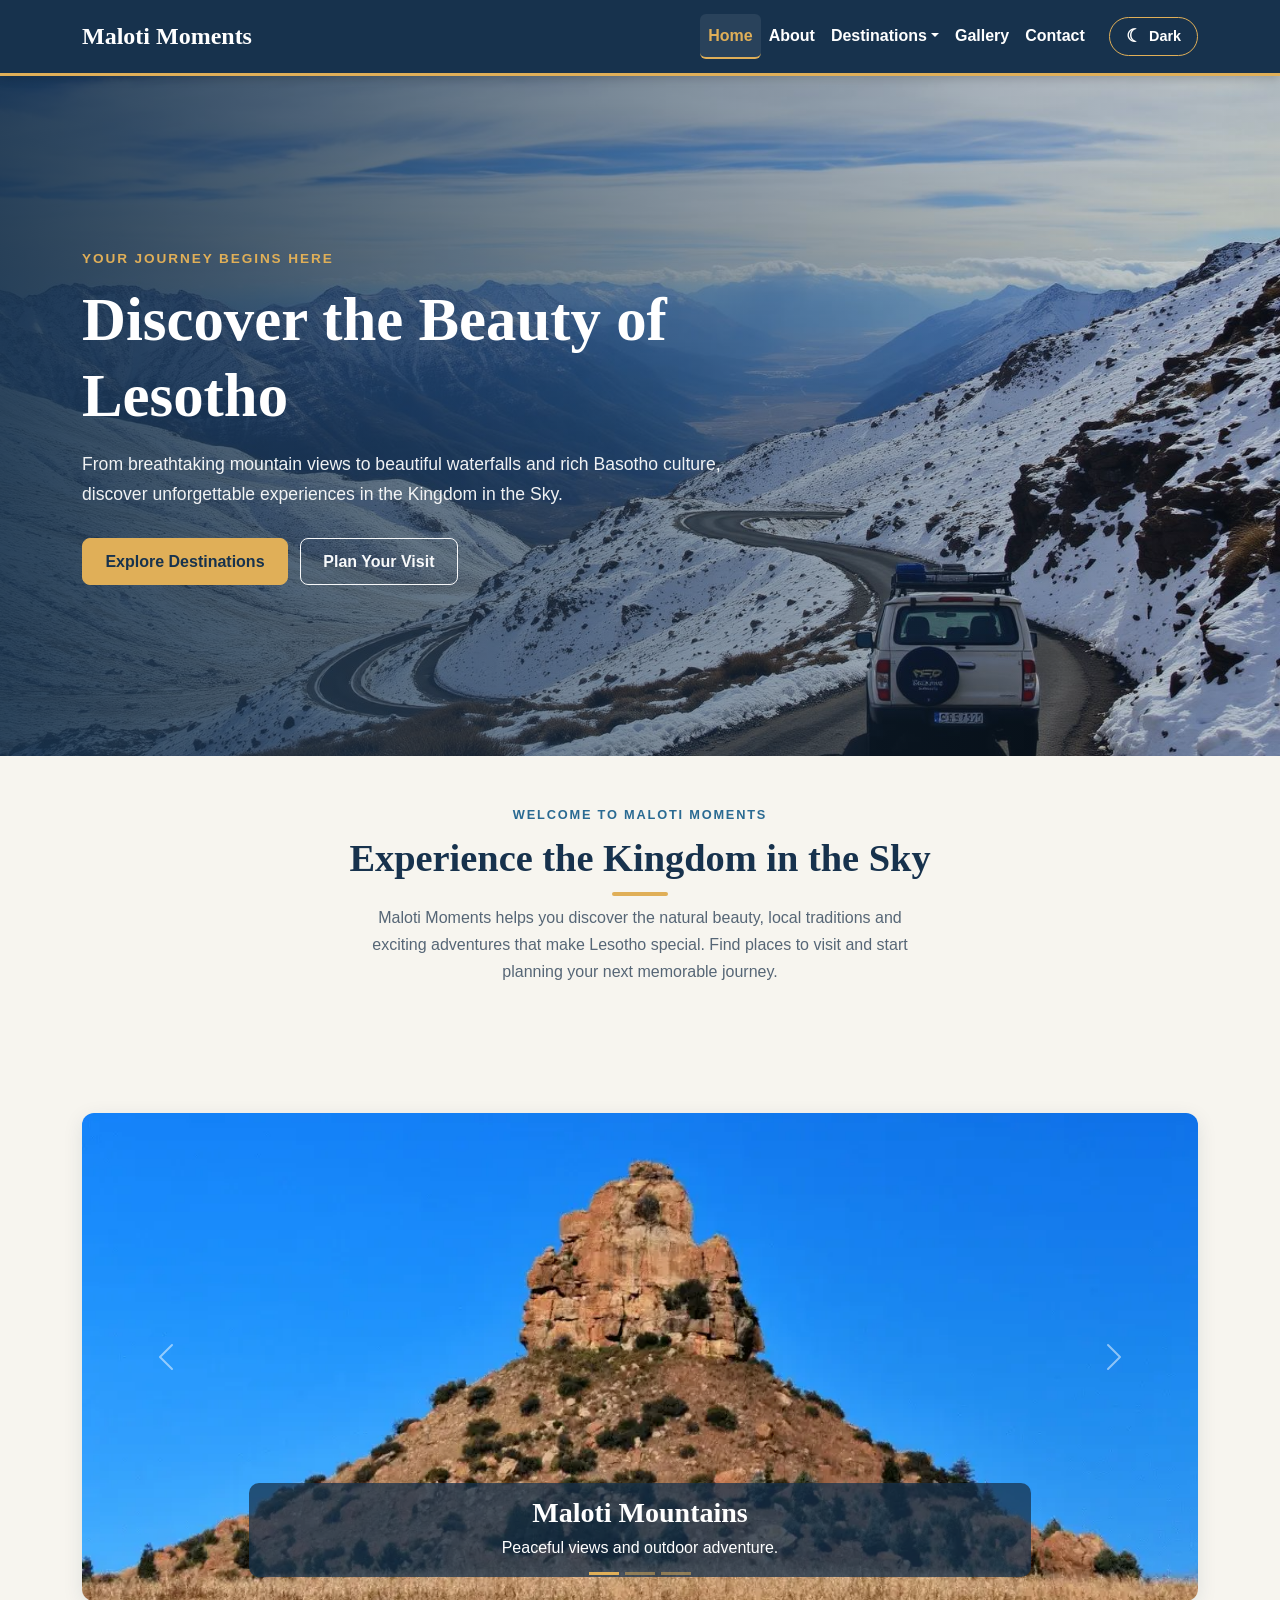
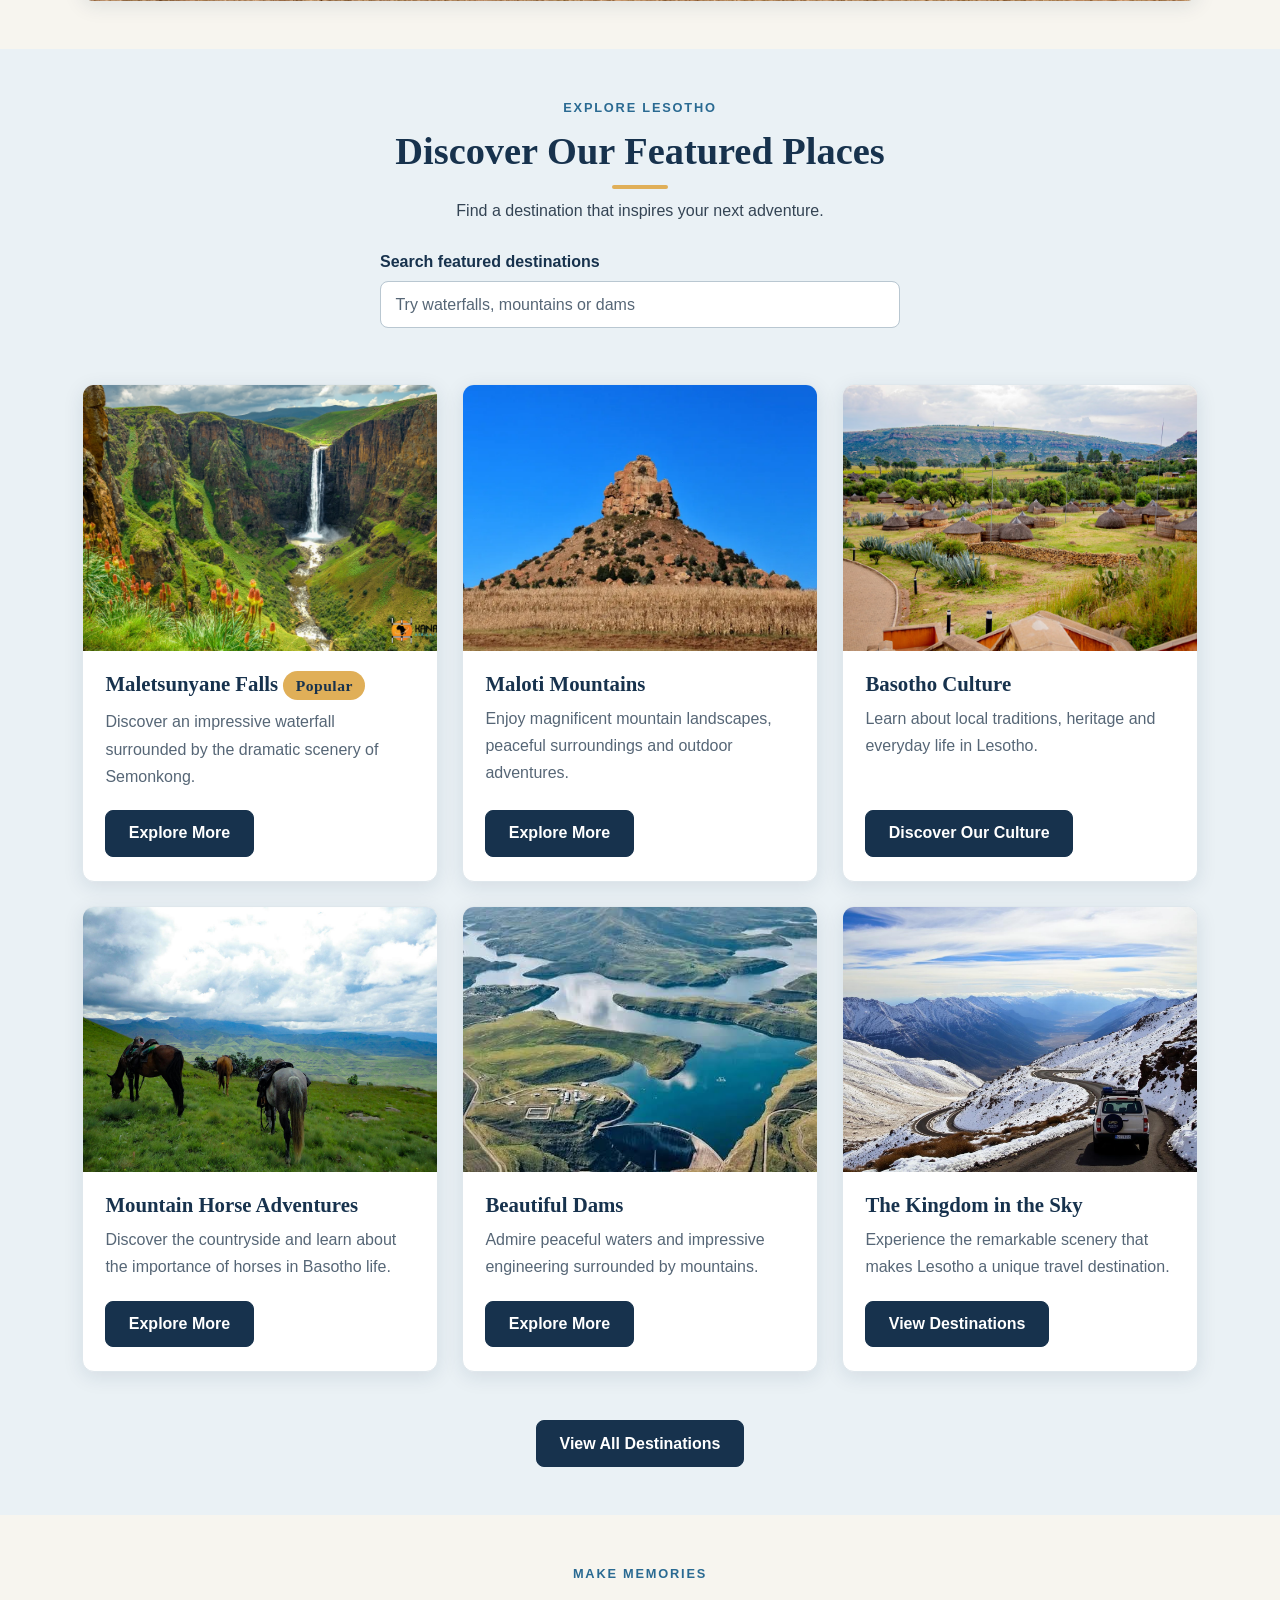
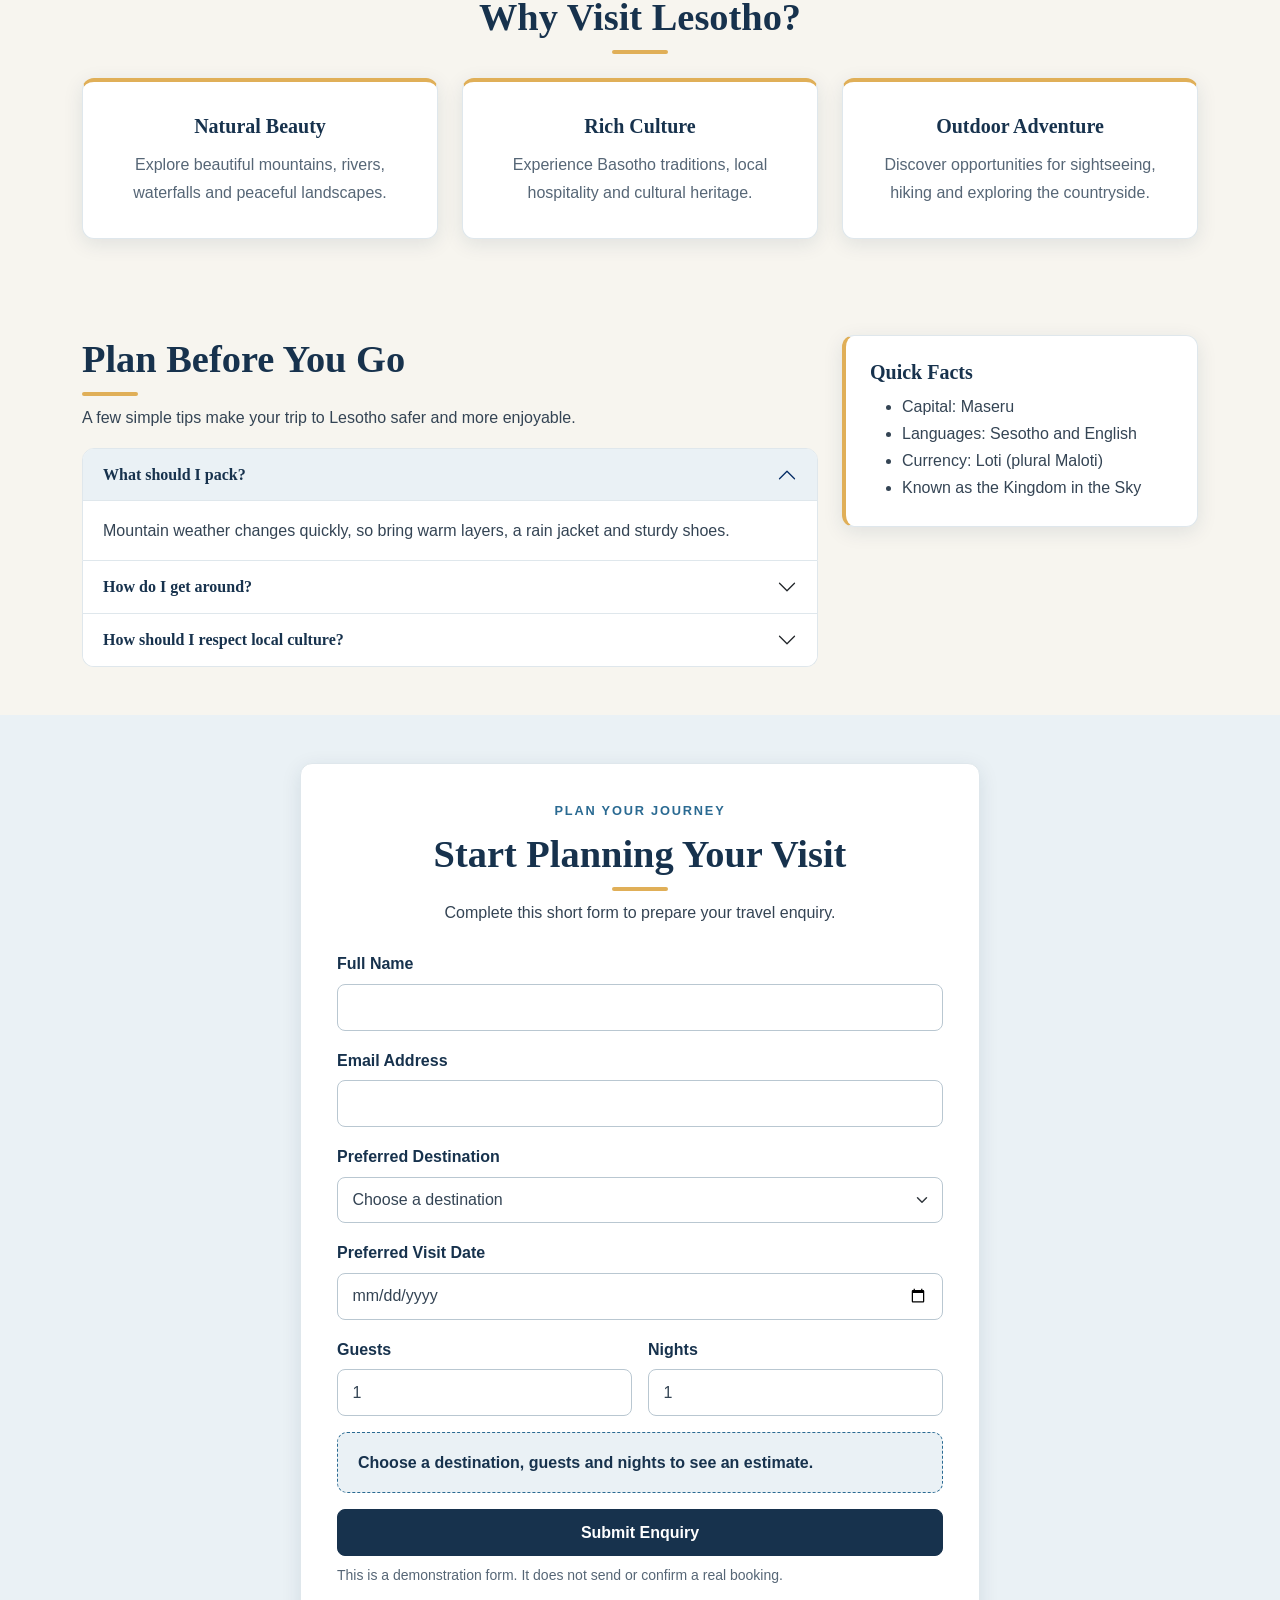
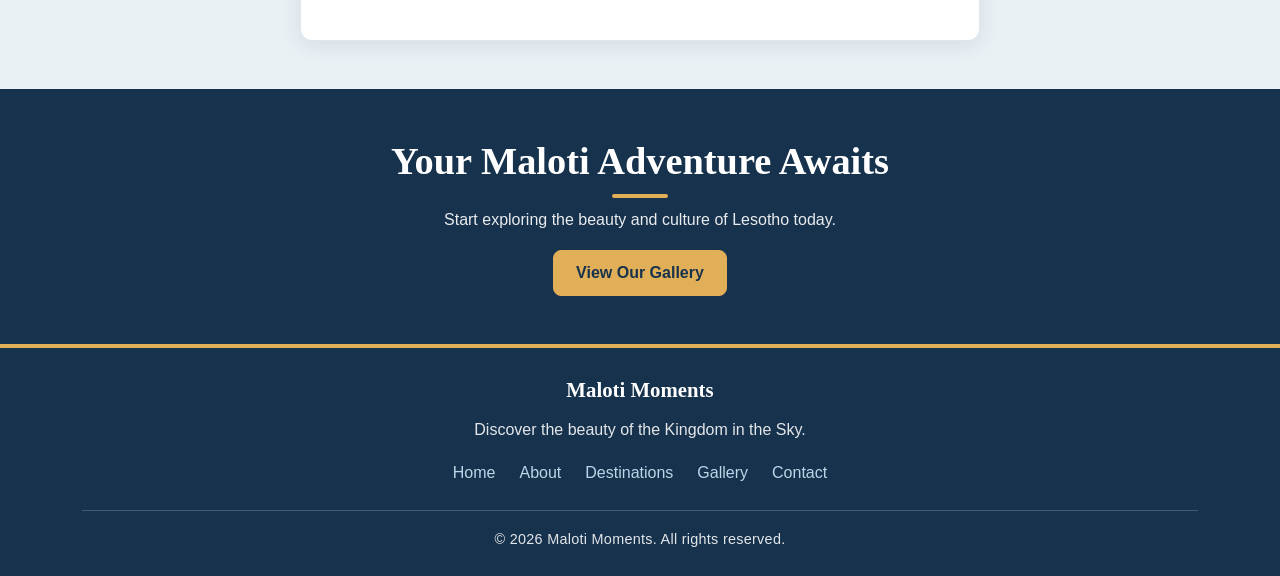
<file: index.html>
<!DOCTYPE html>
<html lang="en" data-bs-theme="light">
<head>
    <meta charset="UTF-8">
    <meta name="viewport" content="width=device-width, initial-scale=1.0">
 
    <title>Maloti Moments | Discover Lesotho</title>
 
    <meta name="description"
          content="Discover the beautiful mountains, waterfalls, culture and destinations of Lesotho with Maloti Moments.">
 
    <!-- Apply saved day/night choice before the page paints (prevents a flash) -->
    <script>
        (function () {
            try {
                var saved = localStorage.getItem("theme");
                if (saved === "dark" || saved === "light") {
                    document.documentElement.setAttribute("data-bs-theme", saved);
                }
            } catch (e) { /* storage unavailable: keep default */ }
        })();
    </script>
 
    <!-- Bootstrap 5 CSS -->
    <link
        href="https://cdn.jsdelivr.net/npm/bootstrap@5.3.3/dist/css/bootstrap.min.css"
        rel="stylesheet">
 
    <!-- Our website stylesheet -->
    <link rel="icon" href="images/logo.svg" type="image/svg+xml">
<link rel="stylesheet" href="style.css">
</head>
 
<body>
 
    <a class="skip-link" href="#main-content">Skip to main content</a>
 
    <!-- NAVIGATION BAR -->
    <nav class="navbar navbar-expand-md navbar-dark">
 
        <div class="container">
 
            <a class="navbar-brand" href="index.html"><span>Maloti Moments</span></a>
 
            <button class="navbar-toggler"
                    type="button"
                    data-bs-toggle="collapse"
                    data-bs-target="#mainNavigation"
                    aria-controls="mainNavigation"
                    aria-expanded="false"
                    aria-label="Toggle navigation">
 
                <span class="navbar-toggler-icon"></span>
            </button>
 
            <div class="collapse navbar-collapse"
                 id="mainNavigation">
 
                <ul class="navbar-nav ms-auto align-items-md-center">
 
                    <li class="nav-item">
                        <a class="nav-link active"
                           aria-current="page"
                           href="index.html">Home</a>
                    </li>
 
                    <li class="nav-item">
                        <a class="nav-link"
                           href="about.html">About</a>
                    </li>
 
                    <li class="nav-item dropdown"><a class="nav-link dropdown-toggle" href="#" role="button" data-bs-toggle="dropdown" aria-expanded="false">Destinations</a><ul class="dropdown-menu"><li><a class="dropdown-item" href="destinations.html">Places to visit</a></li><li><a class="dropdown-item" href="destinations.html#accommodation">Accommodation</a></li><li><a class="dropdown-item" href="destinations.html#activities">Activities</a></li></ul></li>
 
                    <li class="nav-item">
                        <a class="nav-link"
                           href="gallery.html">Gallery</a>
                    </li>
 
                    <li class="nav-item">
                        <a class="nav-link"
                           href="contact.html">Contact</a>
                    </li>
 
                    <!-- DAY / NIGHT MODE TOGGLE -->
                    <li class="nav-item ms-md-3">
                        <button id="themeToggle"
                                class="theme-toggle"
                                type="button"
                                aria-pressed="false"
                                aria-label="Switch to dark mode">
                            <span class="theme-toggle-icon" aria-hidden="true">&#9790;</span>
                            <span class="theme-toggle-text">Dark</span>
                        </button>
                    </li>
 
                </ul>
            </div>
        </div>
    </nav>
 
 
    <main id="main-content">
 
        <!-- HERO SECTION (lesotho-hero.jpg is the background) -->
        <header class="hero-section">
 
            <img src="images/lesotho-hero.jpg"
                 class="hero-bg"
                 alt=""
                 fetchpriority="high">
 
            <div class="hero-overlay" aria-hidden="true"></div>
 
            <div class="container hero-content">
 
                <p class="hero-label">
                    YOUR JOURNEY BEGINS HERE
                </p>
 
                <h1>Discover the Beauty of Lesotho</h1>
 
                <p class="hero-text">
                    From breathtaking mountain views to beautiful waterfalls
                    and rich Basotho culture, discover unforgettable
                    experiences in the Kingdom in the Sky.
                </p>
 
                <div class="hero-buttons">
                    <a href="destinations.html"
                       class="btn btn-primary">
                        Explore Destinations
                    </a>
 
                    <a href="#booking"
                       class="btn btn-outline-light">
                        Plan Your Visit
                    </a>
                </div>
 
            </div>
        </header>
 
 
        <!-- INTRODUCTION -->
        <section class="intro-section py-5">
            <div class="container text-center">
 
                <p class="section-label">WELCOME TO MALOTI MOMENTS</p>
 
                <h2>Experience the Kingdom in the Sky</h2>
 
                <p class="section-description mx-auto">
                    Maloti Moments helps you discover the natural beauty,
                    local traditions and exciting adventures that make
                    Lesotho special. Find places to visit and start planning
                    your next memorable journey.
                </p>
 
            </div>
        </section>
 
 
        <!-- HIGHLIGHTS CAROUSEL -->
        <section class="highlights-section py-5" aria-label="Highlights">
            <div class="container">
                <p id="welcomeBack" class="text-center fw-bold" role="status"></p>
                <div id="highlightCarousel" class="carousel slide" data-bs-ride="carousel">
                    <div class="carousel-indicators">
                        <button type="button" data-bs-target="#highlightCarousel" data-bs-slide-to="0" class="active" aria-current="true" aria-label="Slide 1"></button>
                        <button type="button" data-bs-target="#highlightCarousel" data-bs-slide-to="1" aria-label="Slide 2"></button>
                        <button type="button" data-bs-target="#highlightCarousel" data-bs-slide-to="2" aria-label="Slide 3"></button>
                    </div>
                    <div class="carousel-inner">
                        <div class="carousel-item active"><img src="images/home-mountains.jpg" alt="The beautiful Maloti mountain landscape"><div class="carousel-caption"><h3>Maloti Mountains</h3><p>Peaceful views and outdoor adventure.</p></div></div>
                        <div class="carousel-item"><img src="images/home-waterfall.jpg" alt="Maletsunyane Falls in Lesotho"><div class="carousel-caption"><h3>Maletsunyane Falls</h3><p>A dramatic waterfall near Semonkong.</p></div></div>
                        <div class="carousel-item"><img src="images/home-dam.jpg" alt="A dam surrounded by Lesotho mountains"><div class="carousel-caption"><h3>Mountain Dams</h3><p>Calm water surrounded by hills.</p></div></div>
                    </div>
                    <button class="carousel-control-prev" type="button" data-bs-target="#highlightCarousel" data-bs-slide="prev"><span class="carousel-control-prev-icon" aria-hidden="true"></span><span class="visually-hidden">Previous</span></button>
                    <button class="carousel-control-next" type="button" data-bs-target="#highlightCarousel" data-bs-slide="next"><span class="carousel-control-next-icon" aria-hidden="true"></span><span class="visually-hidden">Next</span></button>
                </div>
            </div>
        </section>
 
        <!-- FEATURED DESTINATIONS -->
        <section class="featured-section py-5">
 
            <div class="container">
 
                <div class="text-center mb-4">
                    <p class="section-label">EXPLORE LESOTHO</p>
 
                    <h2>Discover Our Featured Places</h2>
 
                    <p>
                        Find a destination that inspires your next adventure.
                    </p>
                </div>
 
 
                <!-- DESTINATION SEARCH -->
                <div class="search-area mx-auto mb-4">
 
                    <label for="destinationSearch"
                           class="form-label">
                        Search featured destinations
                    </label>
 
                    <input type="search"
                           id="destinationSearch"
                           class="form-control"
                           placeholder="Try waterfalls, mountains or dams"
                           aria-describedby="searchMessage">
 
                    <p id="searchMessage"
                       class="mt-2"
                       aria-live="polite"></p>
 
                </div>
 
 
                <!-- DESTINATION CARDS -->
                <div class="row g-4">
 
                    <!-- WATERFALL -->
                    <div class="col-md-6 col-lg-4 destination-item"
                         data-search="waterfall maletsunyane semonkong nature">
 
                        <article class="destination-card h-100">
 
                            <div class="destination-image-wrap">
                                <img src="images/home-waterfall.jpg"
                                     class="destination-image"
                                     alt="Maletsunyane Falls in Lesotho"
                                     loading="lazy">
                            </div>
 
                            <div class="destination-content">
 
                                <h3>Maletsunyane Falls <span class="badge badge-gold">Popular</span></h3>
 
                                <p>
                                    Discover an impressive waterfall surrounded
                                    by the dramatic scenery of Semonkong.
                                </p>
 
                                <a href="destinations.html"
                                   class="btn btn-primary">
                                    Explore More
                                </a>
 
                            </div>
                        </article>
                    </div>
 
 
                    <!-- MOUNTAINS -->
                    <div class="col-md-6 col-lg-4 destination-item"
                         data-search="mountains maloti hiking adventure scenery">
 
                        <article class="destination-card h-100">
 
                            <div class="destination-image-wrap">
                                <img src="images/home-mountains.jpg"
                                     class="destination-image"
                                     alt="The beautiful Maloti mountain landscape"
                                     loading="lazy">
                            </div>
 
                            <div class="destination-content">
 
                                <h3>Maloti Mountains</h3>
 
                                <p>
                                    Enjoy magnificent mountain landscapes,
                                    peaceful surroundings and outdoor adventures.
                                </p>
 
                                <a href="destinations.html"
                                   class="btn btn-primary">
                                    Explore More
                                </a>
 
                            </div>
                        </article>
                    </div>
 
 
                    <!-- VILLAGE -->
                    <div class="col-md-6 col-lg-4 destination-item"
                         data-search="village culture basotho heritage traditions">
 
                        <article class="destination-card h-100">
 
                            <div class="destination-image-wrap">
                                <img src="images/home-village.jpg"
                                     class="destination-image"
                                     alt="Traditional village scenery in Lesotho"
                                     loading="lazy">
                            </div>
 
                            <div class="destination-content">
 
                                <h3>Basotho Culture</h3>
 
                                <p>
                                    Learn about local traditions, heritage
                                    and everyday life in Lesotho.
                                </p>
 
                                <a href="about.html"
                                   class="btn btn-primary">
                                    Discover Our Culture
                                </a>
 
                            </div>
                        </article>
                    </div>
 
 
                    <!-- HORSES -->
                    <div class="col-md-6 col-lg-4 destination-item"
                         data-search="horses ponies countryside adventure">
 
                        <article class="destination-card h-100">
 
                            <div class="destination-image-wrap">
                                <img src="images/home-horses.jpg"
                                     class="destination-image"
                                     alt="Basotho horses in the countryside"
                                     loading="lazy">
                            </div>
 
                            <div class="destination-content">
 
                                <h3>Mountain Horse Adventures</h3>
 
                                <p>
                                    Discover the countryside and learn about
                                    the importance of horses in Basotho life.
                                </p>
 
                                <a href="destinations.html"
                                   class="btn btn-primary">
                                    Explore More
                                </a>
 
                            </div>
                        </article>
                    </div>
 
 
                    <!-- DAM -->
                    <div class="col-md-6 col-lg-4 destination-item"
                         data-search="dam katse water landscape nature">
 
                        <article class="destination-card h-100">
 
                            <div class="destination-image-wrap">
                                <img src="images/home-dam.jpg"
                                     class="destination-image"
                                     alt="A dam surrounded by Lesotho mountains"
                                     loading="lazy">
                            </div>
 
                            <div class="destination-content">
 
                                <h3>Beautiful Dams</h3>
 
                                <p>
                                    Admire peaceful waters and impressive
                                    engineering surrounded by mountains.
                                </p>
 
                                <a href="destinations.html"
                                   class="btn btn-primary">
                                    Explore More
                                </a>
 
                            </div>
                        </article>
                    </div>
 
 
                    <!-- LANDSCAPE PREVIEW -->
                    <div class="col-md-6 col-lg-4 destination-item"
                         data-search="landscape maloti lesotho scenic nature">
 
                        <article class="destination-card h-100">
 
                            <div class="destination-image-wrap">
                                <img src="images/lesotho-hero.jpg"
                                     class="destination-image"
                                     alt="Panoramic mountain landscape in Lesotho"
                                     loading="lazy">
                            </div>
 
                            <div class="destination-content">
 
                                <h3>The Kingdom in the Sky</h3>
 
                                <p>
                                    Experience the remarkable scenery that
                                    makes Lesotho a unique travel destination.
                                </p>
 
                                <a href="destinations.html"
                                   class="btn btn-primary">
                                    View Destinations
                                </a>
 
                            </div>
                        </article>
                    </div>
 
                </div>
 
                <div class="text-center mt-5">
 
                    <a href="destinations.html"
                       class="btn btn-primary">
                        View All Destinations
                    </a>
 
                </div>
 
            </div>
        </section>
 
 
        <!-- WHY VISIT LESOTHO -->
        <section class="why-visit-section py-5">
 
            <div class="container">
 
                <div class="text-center mb-4">
                    <p class="section-label">MAKE MEMORIES</p>
                    <h2>Why Visit Lesotho?</h2>
                </div>
 
                <div class="row g-4 text-center">
 
                    <div class="col-md-4">
                        <div class="feature-box h-100">
                            <h3>Natural Beauty</h3>
                            <p>
                                Explore beautiful mountains, rivers,
                                waterfalls and peaceful landscapes.
                            </p>
                        </div>
                    </div>
 
                    <div class="col-md-4">
                        <div class="feature-box h-100">
                            <h3>Rich Culture</h3>
                            <p>
                                Experience Basotho traditions, local
                                hospitality and cultural heritage.
                            </p>
                        </div>
                    </div>
 
                    <div class="col-md-4">
                        <div class="feature-box h-100">
                            <h3>Outdoor Adventure</h3>
                            <p>
                                Discover opportunities for sightseeing,
                                hiking and exploring the countryside.
                            </p>
                        </div>
                    </div>
 
                </div>
 
            </div>
        </section>
 
 
        <!-- TRAVEL TIPS -->
        <section class="tips-section py-5">
            <div class="container"><div class="row g-4">
                <article class="col-lg-8">
                    <h2>Plan Before You Go</h2>
                    <p>A few simple tips make your trip to Lesotho safer and more enjoyable.</p>
                    <div class="accordion" id="tipsAccordion">
                        <div class="accordion-item"><h3 class="accordion-header"><button class="accordion-button" type="button" data-bs-toggle="collapse" data-bs-target="#tip1" aria-expanded="true" aria-controls="tip1">What should I pack?</button></h3>
                            <div id="tip1" class="accordion-collapse collapse show" data-bs-parent="#tipsAccordion"><div class="accordion-body">Mountain weather changes quickly, so bring warm layers, a rain jacket and sturdy shoes.</div></div></div>
                        <div class="accordion-item"><h3 class="accordion-header"><button class="accordion-button collapsed" type="button" data-bs-toggle="collapse" data-bs-target="#tip2" aria-expanded="false" aria-controls="tip2">How do I get around?</button></h3>
                            <div id="tip2" class="accordion-collapse collapse" data-bs-parent="#tipsAccordion"><div class="accordion-body">Main roads are easy to use, but some mountain routes are rough. Ask your host about road conditions first.</div></div></div>
                        <div class="accordion-item"><h3 class="accordion-header"><button class="accordion-button collapsed" type="button" data-bs-toggle="collapse" data-bs-target="#tip3" aria-expanded="false" aria-controls="tip3">How should I respect local culture?</button></h3>
                            <div id="tip3" class="accordion-collapse collapse" data-bs-parent="#tipsAccordion"><div class="accordion-body">Greet people warmly and ask before taking photos of people or their homes.</div></div></div>
                    </div>
                </article>
                <div class="col-lg-4"><aside class="sticky-aside" aria-label="Quick facts">
                    <h3>Quick Facts</h3>
                    <ul class="mb-0"><li>Capital: Maseru</li><li>Languages: Sesotho and English</li><li>Currency: Loti (plural Maloti)</li><li>Known as the Kingdom in the Sky</li></ul>
                </aside></div>
            </div></div>
        </section>
 
 
        <!-- BOOKING ENQUIRY -->
        <section class="booking-section py-5" id="booking">
 
            <div class="container">
 
                <div class="booking-panel mx-auto">
 
                    <div class="text-center mb-4">
 
                        <p class="section-label">PLAN YOUR JOURNEY</p>
 
                        <h2>Start Planning Your Visit</h2>
 
                        <p>
                            Complete this short form to prepare your travel
                            enquiry.
                        </p>
 
                    </div>
 
 
                    <form id="bookingForm" data-validate novalidate>
 
                        <div class="mb-3">
 
                            <label for="visitorName"
                                   class="form-label">
                                Full Name
                            </label>
 
                            <input type="text"
                                   class="form-control"
                                   id="visitorName" data-min="2"
                                   name="visitorName"
                                   autocomplete="name"
                                   required>
 
                        </div>
 
 
                        <div class="mb-3">
 
                            <label for="visitorEmail"
                                   class="form-label">
                                Email Address
                            </label>
 
                            <input type="email"
                                   class="form-control"
                                   id="visitorEmail"
                                   name="visitorEmail"
                                   autocomplete="email"
                                   required>
 
                        </div>
 
 
                        <div class="mb-3">
 
                            <label for="preferredDestination"
                                   class="form-label">
                                Preferred Destination
                            </label>
 
                            <select class="form-select"
                                    id="preferredDestination"
                                    name="preferredDestination"
                                    required>
 
                                <option value="">Choose a destination</option>
                                <option value="Maletsunyane Falls">Maletsunyane Falls</option>
                                <option value="Maloti Mountains">Maloti Mountains</option>
                                <option value="Basotho Culture">Basotho Culture</option>
                                <option value="Katse Dam">Katse Dam</option>
                                <option value="Other">Other</option>
 
                            </select>
 
                        </div>
 
 
                        <div class="mb-3">
 
                            <label for="visitDate"
                                   class="form-label">
                                Preferred Visit Date
                            </label>
 
                            <input type="date"
                                   class="form-control"
                                   id="visitDate"
                                   name="visitDate"
                                   required>
 
                        </div>
 
 
                        <div class="row g-3 mb-3">
<div class="col-6"><label for="guests" class="form-label">Guests</label><input type="number" class="form-control" id="guests" name="guests" min="1" max="20" value="1" required></div>
<div class="col-6"><label for="nights" class="form-label">Nights</label><input type="number" class="form-control" id="nights" name="nights" min="1" max="30" value="1" required></div></div>
<p id="costSummary" class="cost-summary" aria-live="polite"></p>
<button type="submit" class="btn btn-primary w-100">Submit Enquiry</button>
 
                        <div class="form-status" role="status" aria-live="polite"></div>
 
                        <p class="small text-muted mt-2">
                            This is a demonstration form. It does not
                            send or confirm a real booking.
                        </p>
 
                    </form>
 
                </div>
 
            </div>
        </section>
 
 
        <!-- CALL TO ACTION -->
        <section class="cta-section py-5">
 
            <div class="container text-center">
 
                <h2>Your Maloti Adventure Awaits</h2>
 
                <p>
                    Start exploring the beauty and culture of Lesotho today.
                </p>
 
                <a href="gallery.html"
                   class="btn btn-primary">
                    View Our Gallery
                </a>
 
            </div>
 
        </section>
 
    </main>
 
 
    <!-- SUCCESS MODAL -->
    <div class="modal fade" id="successModal" tabindex="-1" aria-labelledby="successTitle" aria-hidden="true">
        <div class="modal-dialog modal-dialog-centered"><div class="modal-content">
            <div class="modal-header"><h2 class="modal-title fs-5" id="successTitle">Enquiry ready</h2><button type="button" class="btn-close" data-bs-dismiss="modal" aria-label="Close"></button></div>
            <div class="modal-body"><p id="successText" class="mb-0"></p></div>
            <div class="modal-footer"><button type="button" class="btn btn-primary" data-bs-dismiss="modal">Close</button></div>
        </div></div>
    </div>
 
    <!-- FOOTER -->
    <footer class="text-center py-4">
 
        <div class="container">
 
            
<p class="mb-2">
                <strong>Maloti Moments</strong>
            </p>
 
            <p>
                Discover the beauty of the Kingdom in the Sky.
            </p>
 
            <div class="footer-links mb-3">
 
                <a href="index.html">Home</a>
                <a href="about.html">About</a>
                <a href="destinations.html">Destinations</a>
                <a href="gallery.html">Gallery</a>
                <a href="contact.html">Contact</a>
 
            </div>
 
            <div class="footer-bottom"><p class="mb-0">&copy; <span id="currentYear">2026</span> Maloti Moments. All rights reserved.</p></div>
 
        </div>
 
    </footer>
 
 
    <!-- Bootstrap JavaScript -->
    <script src="https://cdn.jsdelivr.net/npm/bootstrap@5.3.3/dist/js/bootstrap.bundle.min.js"></script>
 
    <!-- Our website JavaScript -->
    <script src="scripts.js"></script>
 
</body>
</html>
</file>
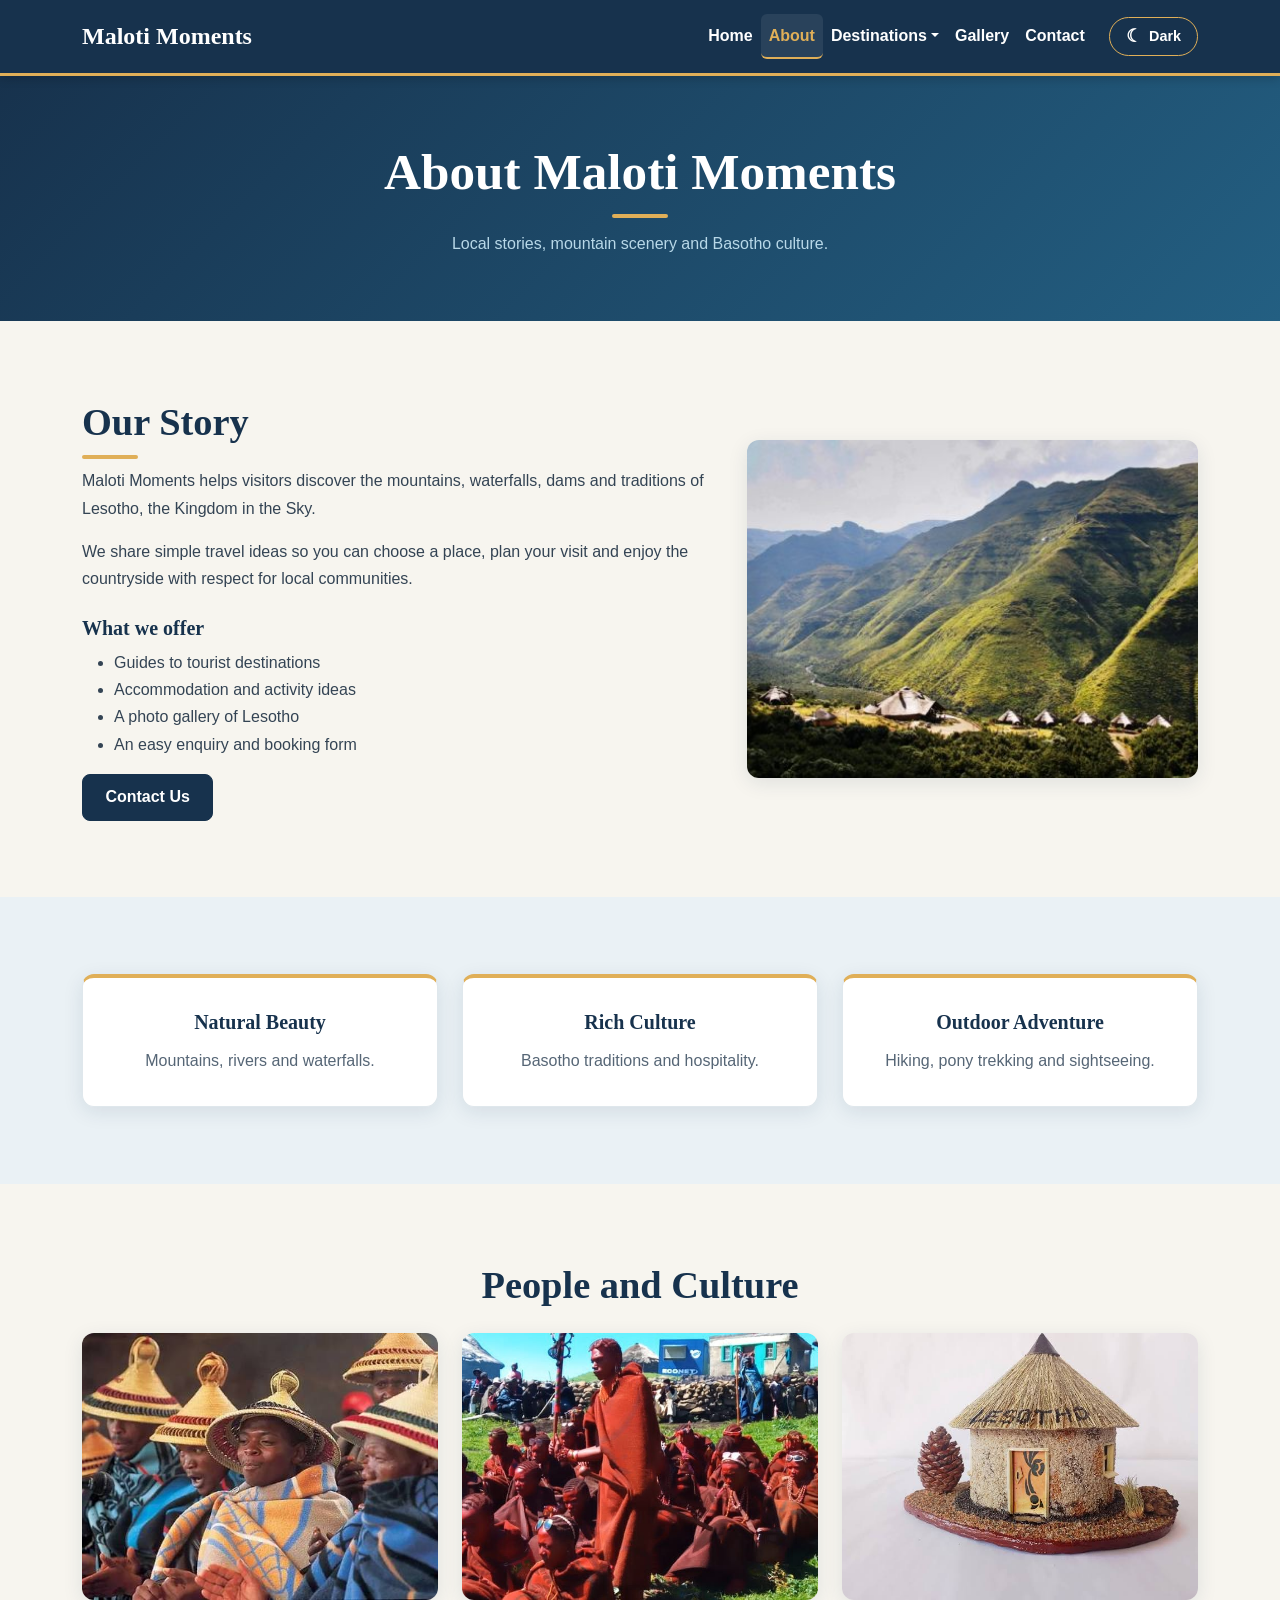
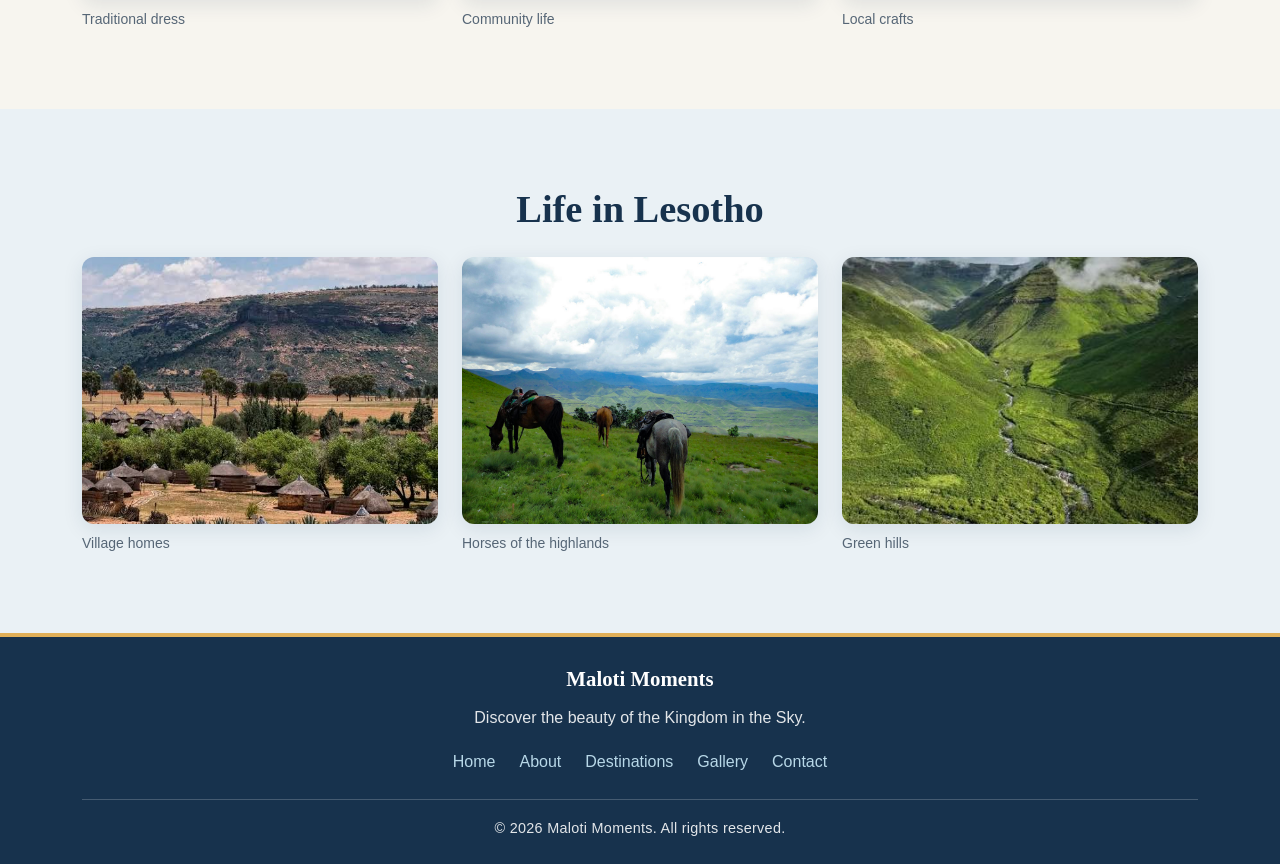
<file: about.html>
<!DOCTYPE html>
<html lang="en" data-bs-theme="light">
<head>
<meta charset="UTF-8"><meta name="viewport" content="width=device-width, initial-scale=1.0">
<title>About Maloti Moments | Maloti Moments</title>
<meta name="description" content="Local stories, mountain scenery and Basotho culture.">
<script>(function(){try{var t=localStorage.getItem("theme");if(t==="dark"||t==="light"){document.documentElement.setAttribute("data-bs-theme",t);}}catch(e){}})();</script>
<link href="https://cdn.jsdelivr.net/npm/bootstrap@5.3.3/dist/css/bootstrap.min.css" rel="stylesheet">
<link rel="icon" href="images/logo.svg" type="image/svg+xml">
<link rel="stylesheet" href="style.css">
</head>
<body>
<a class="skip-link" href="#main-content">Skip to main content</a>
<header>
<nav class="navbar navbar-expand-md navbar-dark" aria-label="Main navigation">
<div class="container">
<a class="navbar-brand" href="index.html"><span>Maloti Moments</span></a>
<button class="navbar-toggler" type="button" data-bs-toggle="collapse" data-bs-target="#mainNavigation" aria-controls="mainNavigation" aria-expanded="false" aria-label="Toggle navigation"><span class="navbar-toggler-icon"></span></button>
<div class="collapse navbar-collapse" id="mainNavigation">
<ul class="navbar-nav ms-auto align-items-md-center">
<li class="nav-item"><a class="nav-link" href="index.html">Home</a></li>
<li class="nav-item"><a class="nav-link active" aria-current="page" href="about.html">About</a></li>
<li class="nav-item dropdown"><a class="nav-link dropdown-toggle" href="#" role="button" data-bs-toggle="dropdown" aria-expanded="false">Destinations</a><ul class="dropdown-menu"><li><a class="dropdown-item" href="destinations.html">Places to visit</a></li><li><a class="dropdown-item" href="destinations.html#accommodation">Accommodation</a></li><li><a class="dropdown-item" href="destinations.html#activities">Activities</a></li></ul></li>
<li class="nav-item"><a class="nav-link" href="gallery.html">Gallery</a></li>
<li class="nav-item"><a class="nav-link" href="contact.html">Contact</a></li>
<li class="nav-item ms-md-3"><button id="themeToggle" class="theme-toggle" type="button" aria-pressed="false" aria-label="Switch to dark mode"><span class="theme-toggle-icon" aria-hidden="true">&#9790;</span><span class="theme-toggle-text">Dark</span></button></li>
</ul></div></div></nav></header>
<main id="main-content">
<div class="page-header"><div class="container"><h1>About Maloti Moments</h1><p>Local stories, mountain scenery and Basotho culture.</p></div></div>
 
<section class="content-section"><div class="container"><div class="row g-4 align-items-center">
<article class="col-lg-7">
<h2>Our Story</h2>
<p>Maloti Moments helps visitors discover the mountains, waterfalls, dams and traditions of Lesotho, the Kingdom in the Sky.</p>
<p>We share simple travel ideas so you can choose a place, plan your visit and enjoy the countryside with respect for local communities.</p>
<h3 class="mt-4 fs-5">What we offer</h3>
<ul><li>Guides to tourist destinations</li><li>Accommodation and activity ideas</li><li>A photo gallery of Lesotho</li><li>An easy enquiry and booking form</li></ul>
<a href="contact.html" class="btn btn-primary">Contact Us</a>
</article>
<div class="col-lg-5"><img src="images/about-landscape.jpg" class="welcome-image" alt="Green mountain valley in Lesotho" loading="lazy"></div>
</div></div></section>
<section class="content-section"><div class="container"><div class="row g-4">
<div class="col-md-4"><div class="feature-box h-100 text-center"><h3>Natural Beauty</h3><p>Mountains, rivers and waterfalls.</p></div></div>
<div class="col-md-4"><div class="feature-box h-100 text-center"><h3>Rich Culture</h3><p>Basotho traditions and hospitality.</p></div></div>
<div class="col-md-4"><div class="feature-box h-100 text-center"><h3>Outdoor Adventure</h3><p>Hiking, pony trekking and sightseeing.</p></div></div>
</div></div></section>
<section class="content-section"><div class="container"><h2 class="mb-4 text-center">People and Culture</h2><div class="row g-4"><div class="col-md-4"><figure class="m-0"><img src="images/about-culture.jpg" class="welcome-image" alt="Basotho people in traditional blankets and hats" loading="lazy"><figcaption class="small text-muted mt-2">Traditional dress</figcaption></figure></div><div class="col-md-4"><figure class="m-0"><img src="images/about-people.jpg" class="welcome-image" alt="A group of people gathered in colourful blankets" loading="lazy"><figcaption class="small text-muted mt-2">Community life</figcaption></figure></div><div class="col-md-4"><figure class="m-0"><img src="images/about-crafts.jpg" class="welcome-image" alt="A handmade Basotho craft in the shape of a hut" loading="lazy"><figcaption class="small text-muted mt-2">Local crafts</figcaption></figure></div></div></div></section>
<section class="content-section"><div class="container"><h2 class="mb-4 text-center">Life in Lesotho</h2><div class="row g-4"><div class="col-md-4"><figure class="m-0"><img src="images/gallery-culture.jpg" class="welcome-image" alt="Traditional Basotho village houses" loading="lazy"><figcaption class="small text-muted mt-2">Village homes</figcaption></figure></div><div class="col-md-4"><figure class="m-0"><img src="images/home-horses.jpg" class="welcome-image" alt="Horses grazing in the countryside" loading="lazy"><figcaption class="small text-muted mt-2">Horses of the highlands</figcaption></figure></div><div class="col-md-4"><figure class="m-0"><img src="images/gallery-green-hills.jpg" class="welcome-image" alt="Green rolling hills in Lesotho" loading="lazy"><figcaption class="small text-muted mt-2">Green hills</figcaption></figure></div></div></div></section>
</main>
<footer class="text-center py-4"><div class="container">

<p class="mb-2"><strong>Maloti Moments</strong></p>
<p>Discover the beauty of the Kingdom in the Sky.</p>
<div class="footer-links mb-3"><a href="index.html">Home</a><a href="about.html">About</a><a href="destinations.html">Destinations</a><a href="gallery.html">Gallery</a><a href="contact.html">Contact</a></div>
<div class="footer-bottom"><p class="mb-0">&copy; <span id="currentYear">2026</span> Maloti Moments. All rights reserved.</p></div></div></footer>
<script src="https://cdn.jsdelivr.net/npm/bootstrap@5.3.3/dist/js/bootstrap.bundle.min.js"></script>
<script src="scripts.js"></script>
</body>
</html>
</file>
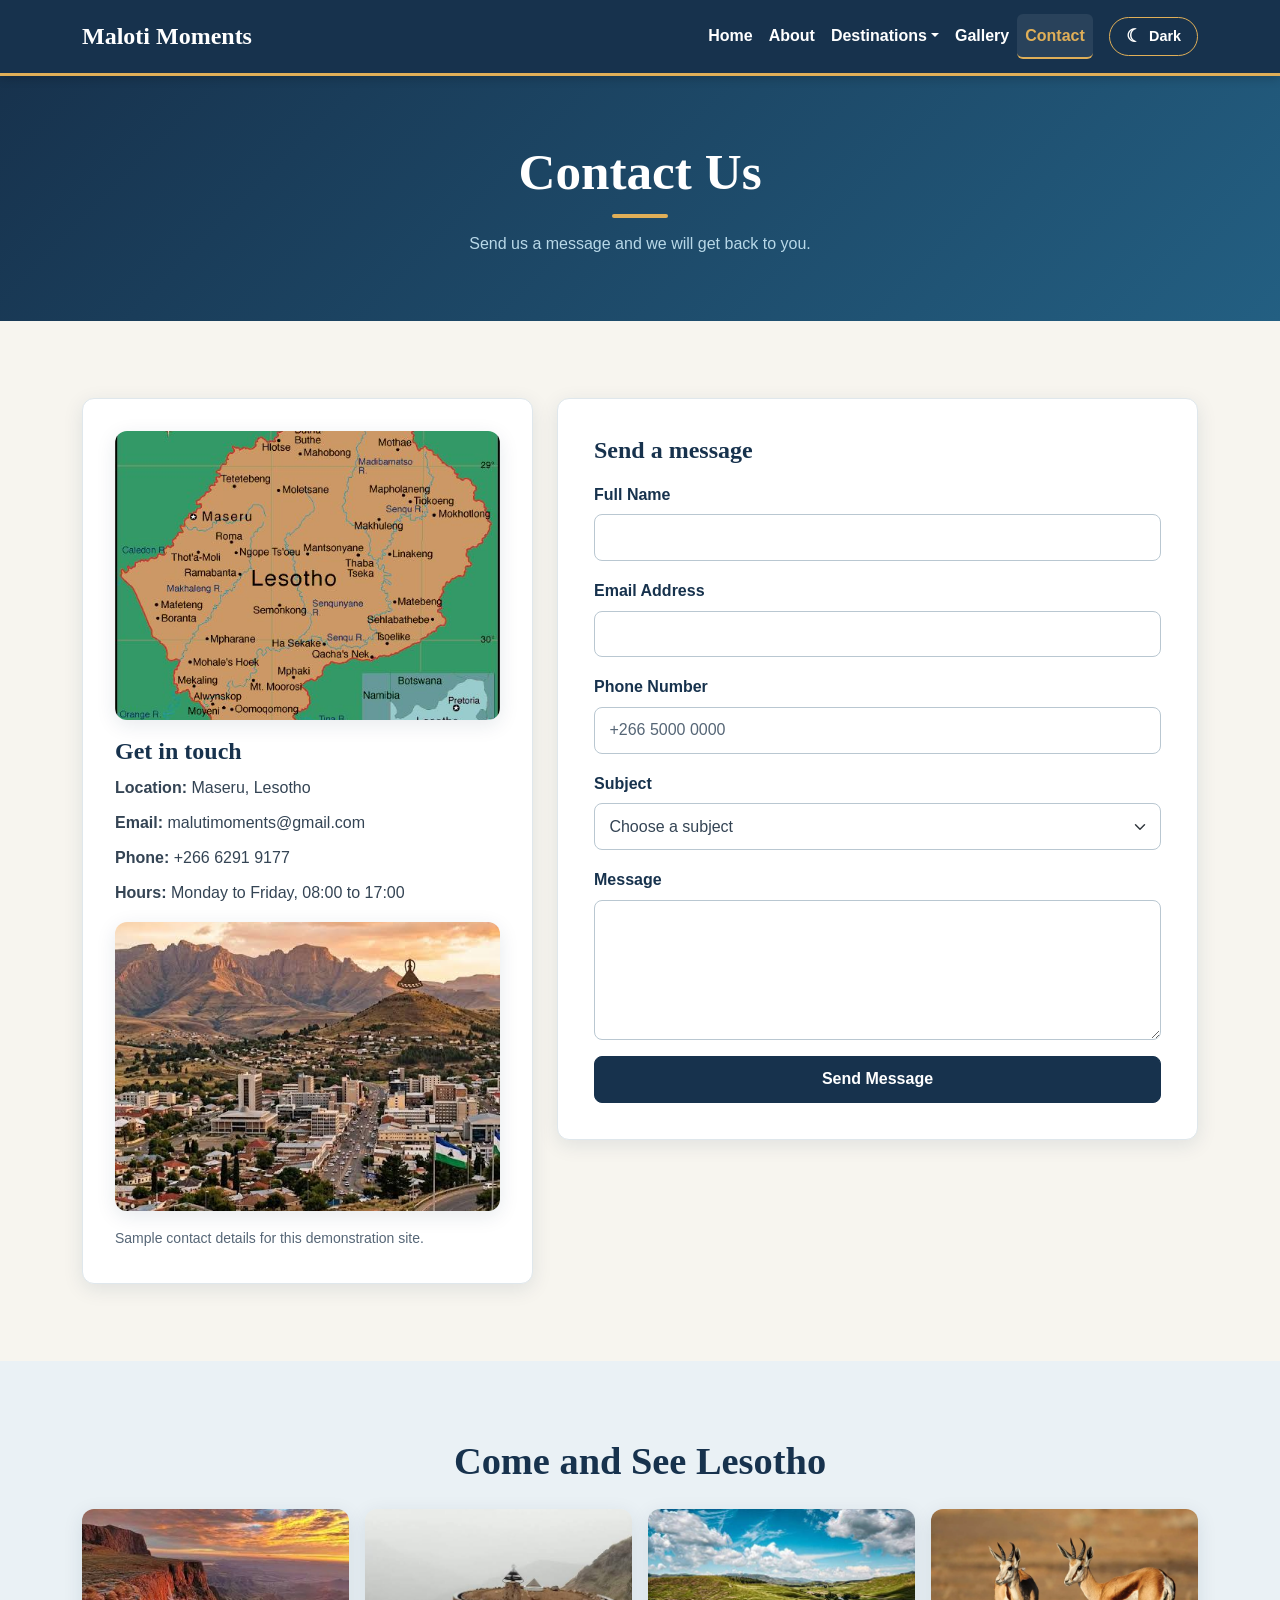
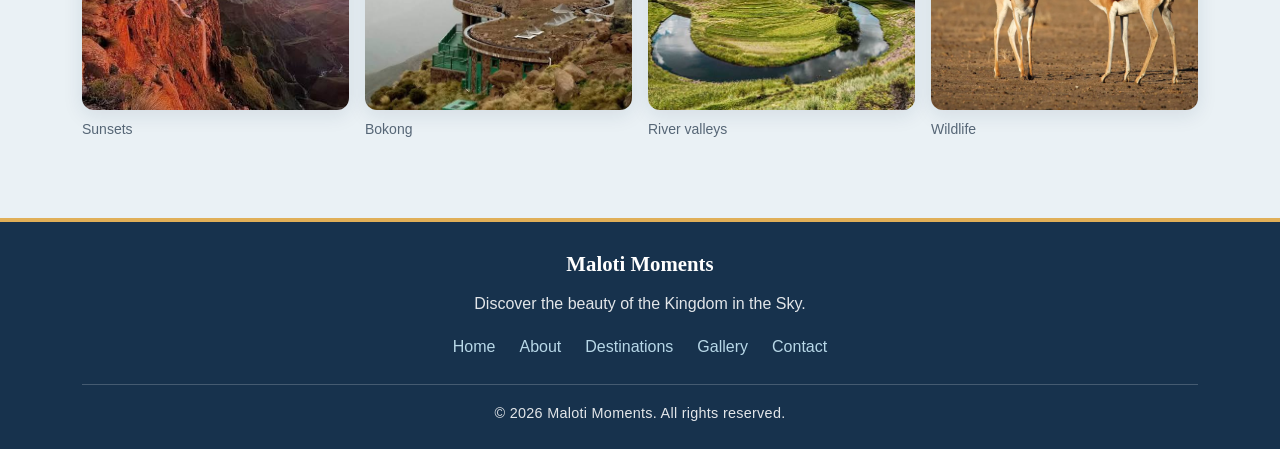
<file: contact.html>
<!DOCTYPE html>
<html lang="en" data-bs-theme="light">
<head>
<meta charset="UTF-8"><meta name="viewport" content="width=device-width, initial-scale=1.0">
<title>Contact Us | Maloti Moments</title>
<meta name="description" content="Send us a message and we will get back to you.">
<script>(function(){try{var t=localStorage.getItem("theme");if(t==="dark"||t==="light"){document.documentElement.setAttribute("data-bs-theme",t);}}catch(e){}})();</script>
<link href="https://cdn.jsdelivr.net/npm/bootstrap@5.3.3/dist/css/bootstrap.min.css" rel="stylesheet">
<link rel="icon" href="images/logo.svg" type="image/svg+xml">
<link rel="stylesheet" href="style.css">
</head>
<body>
<a class="skip-link" href="#main-content">Skip to main content</a>
<header>
<nav class="navbar navbar-expand-md navbar-dark" aria-label="Main navigation">
<div class="container">
<a class="navbar-brand" href="index.html"><span>Maloti Moments</span></a>
<button class="navbar-toggler" type="button" data-bs-toggle="collapse" data-bs-target="#mainNavigation" aria-controls="mainNavigation" aria-expanded="false" aria-label="Toggle navigation"><span class="navbar-toggler-icon"></span></button>
<div class="collapse navbar-collapse" id="mainNavigation">
<ul class="navbar-nav ms-auto align-items-md-center">
<li class="nav-item"><a class="nav-link" href="index.html">Home</a></li>
<li class="nav-item"><a class="nav-link" href="about.html">About</a></li>
<li class="nav-item dropdown"><a class="nav-link dropdown-toggle" href="#" role="button" data-bs-toggle="dropdown" aria-expanded="false">Destinations</a><ul class="dropdown-menu"><li><a class="dropdown-item" href="destinations.html">Places to visit</a></li><li><a class="dropdown-item" href="destinations.html#accommodation">Accommodation</a></li><li><a class="dropdown-item" href="destinations.html#activities">Activities</a></li></ul></li>
<li class="nav-item"><a class="nav-link" href="gallery.html">Gallery</a></li>
<li class="nav-item"><a class="nav-link active" aria-current="page" href="contact.html">Contact</a></li>
<li class="nav-item ms-md-3"><button id="themeToggle" class="theme-toggle" type="button" aria-pressed="false" aria-label="Switch to dark mode"><span class="theme-toggle-icon" aria-hidden="true">&#9790;</span><span class="theme-toggle-text">Dark</span></button></li>
</ul></div></div></nav></header>
<main id="main-content">
<div class="page-header"><div class="container"><h1>Contact Us</h1><p>Send us a message and we will get back to you.</p></div></div>
 
<section class="content-section"><div class="container"><div class="row g-4">
<div class="col-lg-5"><aside class="contact-info" aria-label="Contact details">
<img src="images/contact-lesotho-map.jpg" class="welcome-image mb-3" alt="Map of Lesotho" loading="lazy">
<h2 class="fs-4">Get in touch</h2>
<ul class="list-unstyled mb-0">
<li class="mb-2"><strong>Location:</strong> Maseru, Lesotho</li>
<li class="mb-2"><strong>Email:</strong> malutimoments@gmail.com</li>
<li class="mb-2"><strong>Phone:</strong> +266 6291 9177</li>
<li><strong>Hours:</strong> Monday to Friday, 08:00 to 17:00</li></ul>
<img src="images/contact-maseru.jpg" class="welcome-image mt-3" alt="View over Maseru city" loading="lazy">
<p class="small text-muted mt-3 mb-0">Sample contact details for this demonstration site.</p></aside></div>
<div class="col-lg-7"><form id="contactForm" class="contact-form" data-validate novalidate>
<h2 class="fs-4 mb-3">Send a message</h2>
<div class="mb-3"><label for="contactName" class="form-label">Full Name</label><input type="text" class="form-control" id="contactName" minlength="2" maxlength="60" autocomplete="name" data-min="2" required></div>
<div class="mb-3"><label for="contactEmail" class="form-label">Email Address</label><input type="email" class="form-control" id="contactEmail" autocomplete="email" required></div>
<div class="mb-3"><label for="contactPhone" class="form-label">Phone Number</label><input type="tel" class="form-control" id="contactPhone" pattern="\+?[0-9\s\-]{7,15}" maxlength="20" title="7 to 15 digits, for example +266 5000 0000" autocomplete="tel" placeholder="+266 5000 0000" required></div>
<div class="mb-3"><label for="contactSubject" class="form-label">Subject</label><select class="form-select" id="contactSubject" required><option value="">Choose a subject</option><option>Destinations</option><option>Accommodation</option><option>Activities</option><option>Other</option></select></div>
<div class="mb-3"><label for="contactMessage" class="form-label">Message</label><textarea class="form-control" id="contactMessage" data-min="10" required></textarea></div>
<button type="submit" class="btn btn-primary w-100">Send Message</button>
<div class="form-status" role="status" aria-live="polite"></div>
</form></div></div></div></section>
<section class="content-section"><div class="container"><h2 class="mb-4 text-center">Come and See Lesotho</h2><div class="row g-3"><div class="col-6 col-md-3"><figure class="m-0"><img src="images/gallery-sunset.jpg" class="welcome-image" alt="Red cliffs glowing at sunset" loading="lazy"><figcaption class="small text-muted mt-2">Sunsets</figcaption></figure></div><div class="col-6 col-md-3"><figure class="m-0"><img src="images/destination-bokong.jpg" class="welcome-image" alt="The Bokong viewpoint above a misty valley" loading="lazy"><figcaption class="small text-muted mt-2">Bokong</figcaption></figure></div><div class="col-6 col-md-3"><figure class="m-0"><img src="images/gallery-river.jpg" class="welcome-image" alt="A river winding through a wide valley" loading="lazy"><figcaption class="small text-muted mt-2">River valleys</figcaption></figure></div><div class="col-6 col-md-3"><figure class="m-0"><img src="images/gallery-wildlife.jpg" class="welcome-image" alt="Antelope standing in dry grassland" loading="lazy"><figcaption class="small text-muted mt-2">Wildlife</figcaption></figure></div></div></div></section>
</main>
<footer class="text-center py-4"><div class="container">

<p class="mb-2"><strong>Maloti Moments</strong></p>
<p>Discover the beauty of the Kingdom in the Sky.</p>
<div class="footer-links mb-3"><a href="index.html">Home</a><a href="about.html">About</a><a href="destinations.html">Destinations</a><a href="gallery.html">Gallery</a><a href="contact.html">Contact</a></div>
<div class="footer-bottom"><p class="mb-0">&copy; <span id="currentYear">2026</span> Maloti Moments. All rights reserved.</p></div></div></footer>
<script src="https://cdn.jsdelivr.net/npm/bootstrap@5.3.3/dist/js/bootstrap.bundle.min.js"></script>
<script src="scripts.js"></script>
</body>
</html>
</file>
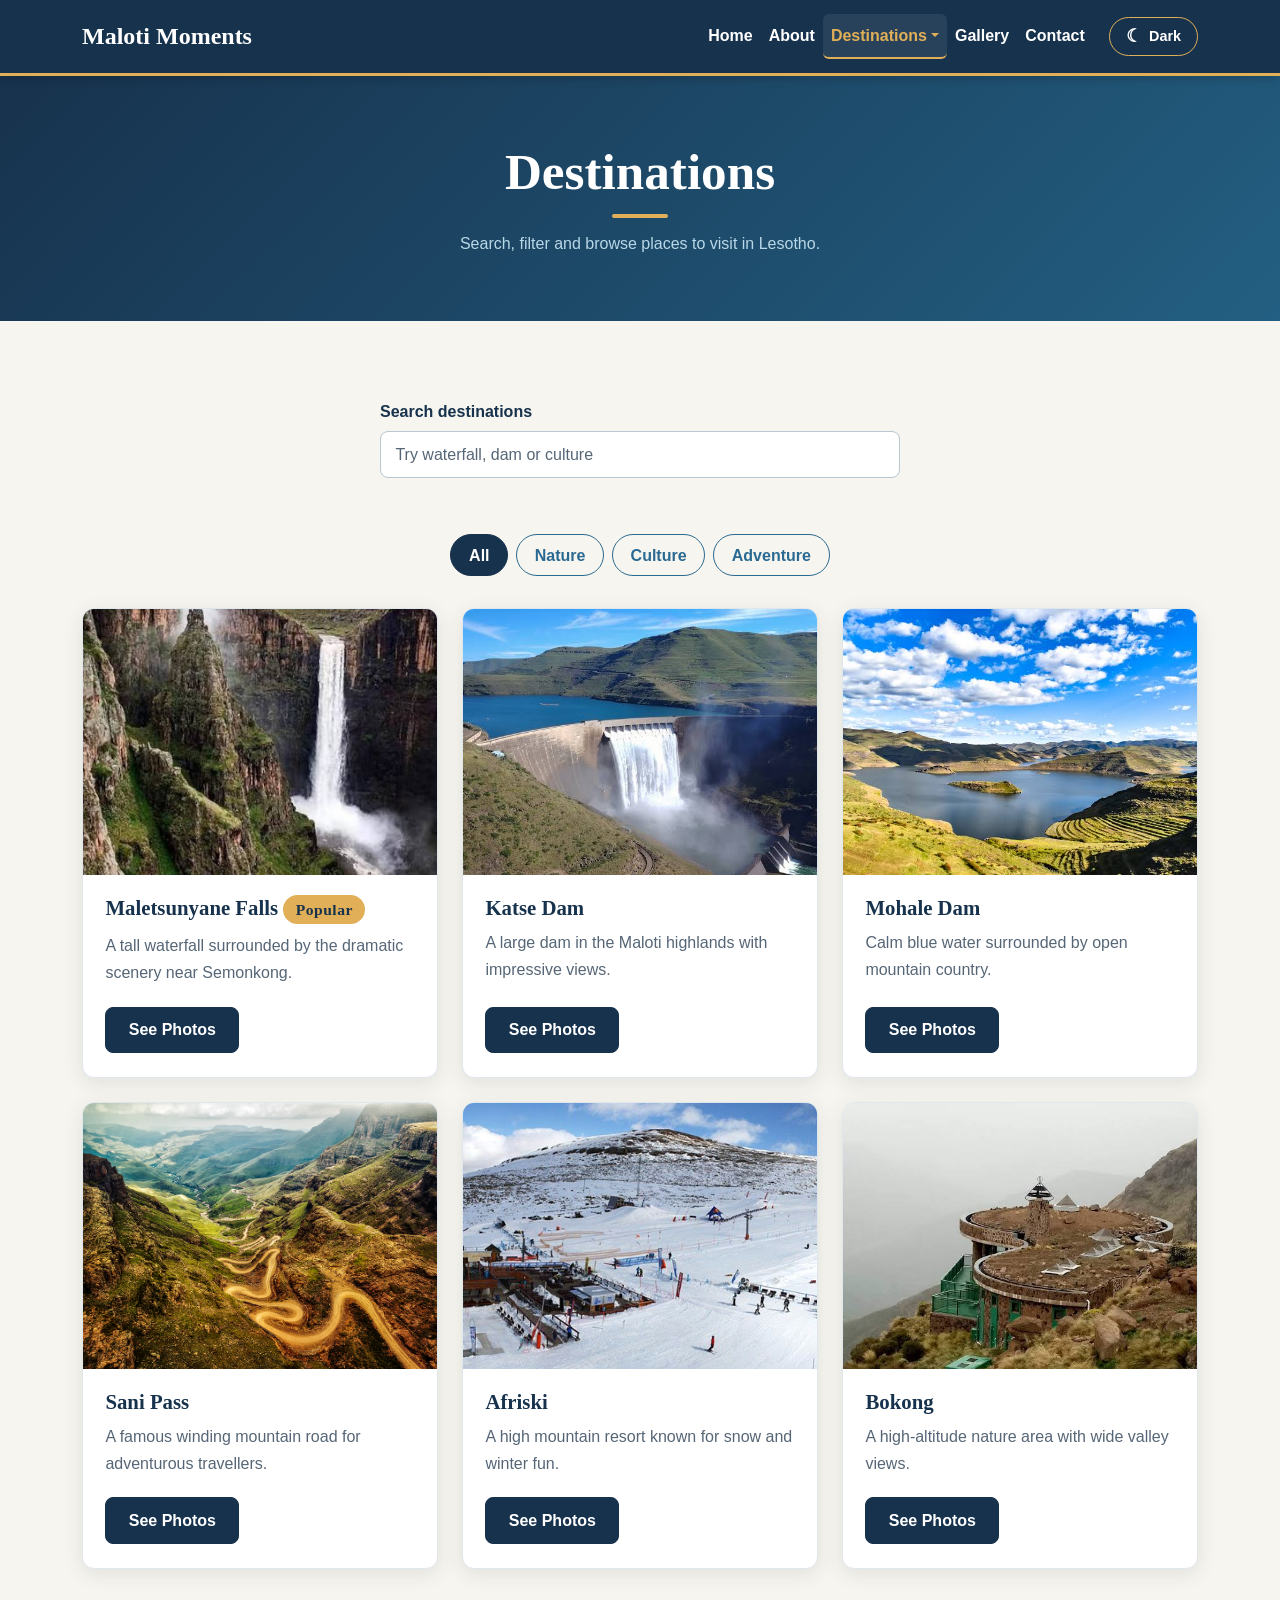
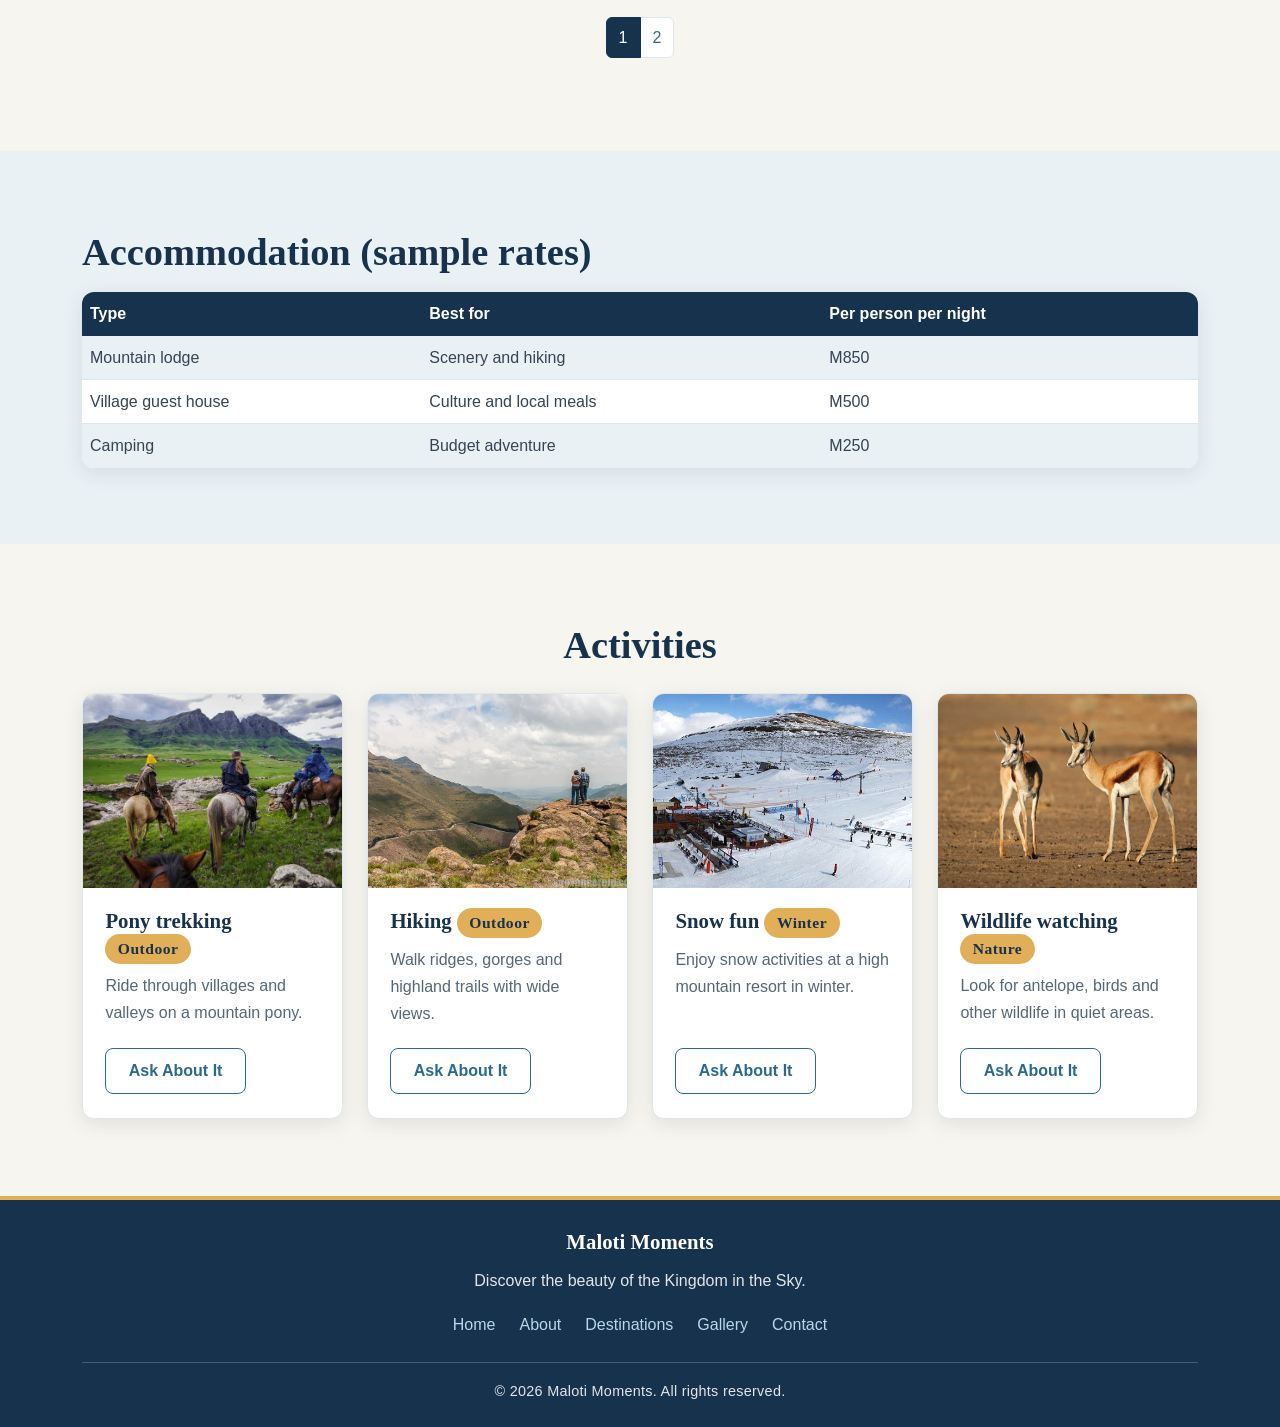
<file: destinations.html>
<!DOCTYPE html>
<html lang="en" data-bs-theme="light">
<head>
<meta charset="UTF-8"><meta name="viewport" content="width=device-width, initial-scale=1.0">
<title>Destinations | Maloti Moments</title>
<meta name="description" content="Search, filter and browse places to visit in Lesotho.">
<script>(function(){try{var t=localStorage.getItem("theme");if(t==="dark"||t==="light"){document.documentElement.setAttribute("data-bs-theme",t);}}catch(e){}})();</script>
<link href="https://cdn.jsdelivr.net/npm/bootstrap@5.3.3/dist/css/bootstrap.min.css" rel="stylesheet">
<link rel="icon" href="images/logo.svg" type="image/svg+xml">
<link rel="stylesheet" href="style.css">
</head>
<body>
<a class="skip-link" href="#main-content">Skip to main content</a>
<header>
<nav class="navbar navbar-expand-md navbar-dark" aria-label="Main navigation">
<div class="container">
<a class="navbar-brand" href="index.html"><span>Maloti Moments</span></a>
<button class="navbar-toggler" type="button" data-bs-toggle="collapse" data-bs-target="#mainNavigation" aria-controls="mainNavigation" aria-expanded="false" aria-label="Toggle navigation"><span class="navbar-toggler-icon"></span></button>
<div class="collapse navbar-collapse" id="mainNavigation">
<ul class="navbar-nav ms-auto align-items-md-center">
<li class="nav-item"><a class="nav-link" href="index.html">Home</a></li>
<li class="nav-item"><a class="nav-link" href="about.html">About</a></li>
<li class="nav-item dropdown"><a class="nav-link dropdown-toggle active" href="#" role="button" data-bs-toggle="dropdown" aria-expanded="false" aria-current="page">Destinations</a><ul class="dropdown-menu"><li><a class="dropdown-item" href="destinations.html">Places to visit</a></li><li><a class="dropdown-item" href="destinations.html#accommodation">Accommodation</a></li><li><a class="dropdown-item" href="destinations.html#activities">Activities</a></li></ul></li>
<li class="nav-item"><a class="nav-link" href="gallery.html">Gallery</a></li>
<li class="nav-item"><a class="nav-link" href="contact.html">Contact</a></li>
<li class="nav-item ms-md-3"><button id="themeToggle" class="theme-toggle" type="button" aria-pressed="false" aria-label="Switch to dark mode"><span class="theme-toggle-icon" aria-hidden="true">&#9790;</span><span class="theme-toggle-text">Dark</span></button></li>
</ul></div></div></nav></header>
<main id="main-content">
<div class="page-header"><div class="container"><h1>Destinations</h1><p>Search, filter and browse places to visit in Lesotho.</p></div></div>
 
<section class="content-section"><div class="container">
<div class="search-area mx-auto mb-4">
<label for="destinationSearch" class="form-label">Search destinations</label>
<input type="search" id="destinationSearch" class="form-control" placeholder="Try waterfall, dam or culture" aria-describedby="searchMessage">
<p id="searchMessage" class="mt-2" aria-live="polite"></p></div>
<div class="filter-bar" role="group" aria-label="Filter by category">
<button class="filter-btn active" type="button" data-filter="All" aria-pressed="true">All</button>
<button class="filter-btn" type="button" data-filter="Nature" aria-pressed="false">Nature</button>
<button class="filter-btn" type="button" data-filter="Culture" aria-pressed="false">Culture</button>
<button class="filter-btn" type="button" data-filter="Adventure" aria-pressed="false">Adventure</button></div>
<div class="row g-4" id="destinationGrid"></div>
<nav class="mt-5" aria-label="Destination pages"><ul class="pagination" id="destPagination"></ul></nav>
</div></section>
<section class="content-section"><div class="container">
<h2 class="mb-3" id="accommodation">Accommodation (sample rates)</h2>
<div class="table-responsive"><table class="table table-striped table-hover">
<caption class="visually-hidden">Sample accommodation types and prices</caption>
<thead><tr><th scope="col">Type</th><th scope="col">Best for</th><th scope="col">Per person per night</th></tr></thead>
<tbody><tr><td>Mountain lodge</td><td>Scenery and hiking</td><td>M850</td></tr>
<tr><td>Village guest house</td><td>Culture and local meals</td><td>M500</td></tr>
<tr><td>Camping</td><td>Budget adventure</td><td>M250</td></tr></tbody></table></div>
</div></section>
<section class="content-section"><div class="container"><h2 class="mb-4 text-center" id="activities">Activities</h2><div class="row g-4"><div class="col-12 col-sm-6 col-xl-3"><article class="destination-card h-100"><div class="destination-image-wrap"><img src="images/gallery-horses.jpg" class="destination-image" alt="Riders on Basotho horses in the mountains" loading="lazy"></div><div class="destination-content"><h3>Pony trekking <span class="badge badge-gold">Outdoor</span></h3><p>Ride through villages and valleys on a mountain pony.</p><a href="contact.html" class="btn btn-outline-primary">Ask About It</a></div></article></div><div class="col-12 col-sm-6 col-xl-3"><article class="destination-card h-100"><div class="destination-image-wrap"><img src="images/gallery-hiking.jpg" class="destination-image" alt="Hikers on a mountain ridge" loading="lazy"></div><div class="destination-content"><h3>Hiking <span class="badge badge-gold">Outdoor</span></h3><p>Walk ridges, gorges and highland trails with wide views.</p><a href="contact.html" class="btn btn-outline-primary">Ask About It</a></div></article></div><div class="col-12 col-sm-6 col-xl-3"><article class="destination-card h-100"><div class="destination-image-wrap"><img src="images/destination-afriski.jpg" class="destination-image" alt="Snow-covered slopes at Afriski" loading="lazy"></div><div class="destination-content"><h3>Snow fun <span class="badge badge-gold">Winter</span></h3><p>Enjoy snow activities at a high mountain resort in winter.</p><a href="contact.html" class="btn btn-outline-primary">Ask About It</a></div></article></div><div class="col-12 col-sm-6 col-xl-3"><article class="destination-card h-100"><div class="destination-image-wrap"><img src="images/gallery-wildlife.jpg" class="destination-image" alt="Antelope standing in dry grassland" loading="lazy"></div><div class="destination-content"><h3>Wildlife watching <span class="badge badge-gold">Nature</span></h3><p>Look for antelope, birds and other wildlife in quiet areas.</p><a href="contact.html" class="btn btn-outline-primary">Ask About It</a></div></article></div></div></div></section>
</main>
<footer class="text-center py-4"><div class="container">

<p class="mb-2"><strong>Maloti Moments</strong></p>
<p>Discover the beauty of the Kingdom in the Sky.</p>
<div class="footer-links mb-3"><a href="index.html">Home</a><a href="about.html">About</a><a href="destinations.html">Destinations</a><a href="gallery.html">Gallery</a><a href="contact.html">Contact</a></div>
<div class="footer-bottom"><p class="mb-0">&copy; <span id="currentYear">2026</span> Maloti Moments. All rights reserved.</p></div></div></footer>
<script src="https://cdn.jsdelivr.net/npm/bootstrap@5.3.3/dist/js/bootstrap.bundle.min.js"></script>
<script src="scripts.js"></script>
</body>
</html>
</file>
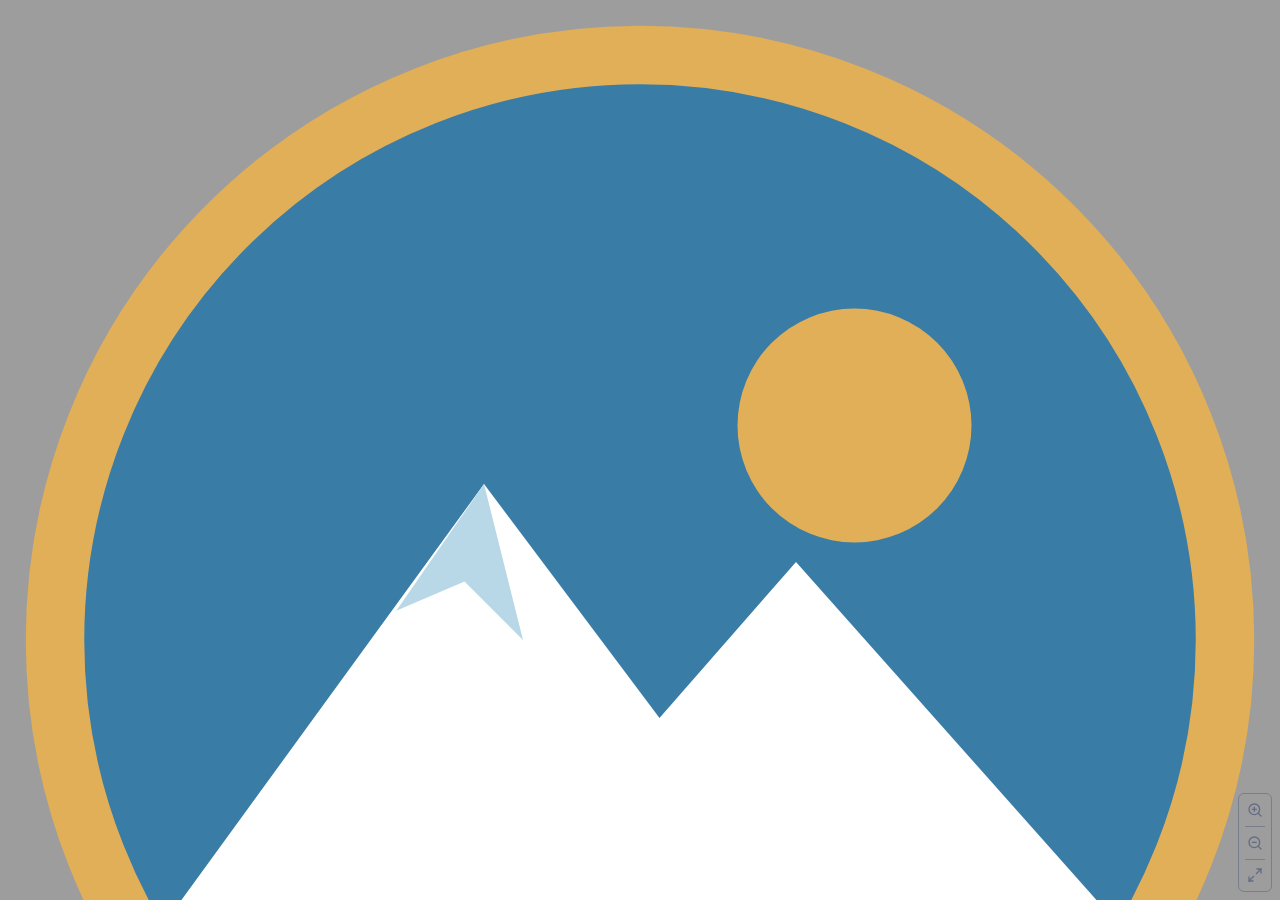
<file: images/logo_files/saved_resource.html>
<!DOCTYPE html>
<!-- saved from url=(0141)https://www.claudeusercontent.com/?domain=claude.ai&parentOrigin=https%3A%2F%2Fclaude.ai&errorReportingMode=parent&formattedSpreadsheets=true -->
<html lang="en"><head><meta http-equiv="Content-Type" content="text/html; charset=UTF-8"><meta name="viewport" content="width=device-width, initial-scale=1"><link rel="stylesheet" href="./41x0yg7ew-kdi.css" data-precedence="next"><link rel="stylesheet" href="./2dxcd0lsle6xu.css" data-precedence="next"><link rel="preload" as="script" fetchpriority="low" href="./2ra52k1pgkjys.js.download"><script src="./2wqrg77y3iu71.js.download" async=""></script><script src="./11qeebsnbxh49.js.download" async=""></script><script src="./13x9zgylurget.js.download" async=""></script><script src="./turbopack-2c3mg3r-05n1w.js.download" async=""></script><script src="./02e0-o9q39_7h.js.download" async=""></script><script src="./3ppmqbd4iz3j3.js.download" async=""></script><script src="./25m9v6dc2mg5_.js.download" async=""></script><script src="./3pe5c4ho-batr.js.download" async=""></script><script src="./0wucl3j5wgad3.js.download" async=""></script><script src="./2ufokrsb6enr-.js.download" async=""></script><script src="./0v7t6d7207aty.js.download" async=""></script><script src="./1kd1-aixxrqw-.js.download" async=""></script><script src="./43dk73tdtt8we.js.download" async=""></script><script src="./135sd-5pxkhcj.js.download" async=""></script><script src="./1eoj0wlq-ghv6.js.download" async=""></script><script src="./21r4lyxp60tty.js.download" async=""></script><script src="./3rtbq5q47y-py.js.download" async=""></script><script src="./0iu0xjcdl9vj6.js.download" async=""></script><title>Claude User Content</title><meta name="description" content="Talk with Claude, an AI assistant from Anthropic"><script src="./0cz1d0mv5g_q7.js.download" nomodule=""></script><link rel="preconnect" crossorigin="" href="https://www.claudeusercontent.com/"><script src="./41rpjhva0qd65.js.download"></script><script src="./3q-o6m8-yglrw.js.download"></script><style type="text/css">.transform-component-module_wrapper__SPB86 {
  position: relative;
  width: -moz-fit-content;
  width: fit-content;
  height: -moz-fit-content;
  height: fit-content;
  overflow: hidden;
  -webkit-touch-callout: none; /* iOS Safari */
  -webkit-user-select: none; /* Safari */
  -khtml-user-select: none; /* Konqueror HTML */
  -moz-user-select: none; /* Firefox */
  -ms-user-select: none; /* Internet Explorer/Edge */
  user-select: none;
  margin: 0;
  padding: 0;
}
.transform-component-module_content__FBWxo {
  display: flex;
  flex-wrap: wrap;
  width: -moz-fit-content;
  width: fit-content;
  height: -moz-fit-content;
  height: fit-content;
  margin: 0;
  padding: 0;
  transform-origin: 0% 0%;
}
.transform-component-module_content__FBWxo img {
  pointer-events: none;
}
</style><link rel="stylesheet" href="./0fh32e42xcjvt.css"><script src="./2617-_0z7ocmm.js.download"></script></head><body><div hidden=""><!--$--><!--/$--></div><!--$--><!--$--><!--/$--><!--/$--><script id="_R_">(globalThis["TURBOPACK"] || (globalThis["TURBOPACK"] = [])).push({"otherChunks":["static/chunks/2ra52k1pgkjys.js","static/chunks/2wqrg77y3iu71.js","static/chunks/11qeebsnbxh49.js","static/chunks/13x9zgylurget.js"],"runtimeModuleIds":[494553]});</script><script src="./2ra52k1pgkjys.js.download" async=""></script><script>(self.__next_f=self.__next_f||[]).push([0])</script><script>self.__next_f.push([1,"1:\"/_next/static/chunks/02e0-o9q39_7h.js\"\n2:\"/_next/static/chunks/3ppmqbd4iz3j3.js\"\n3:\"LoadingBoundaryProvider\"\n4:I[339756,[\"$1\",\"$2\"],\"$3\"]\n5:\"$Sreact.fragment\"\n8:I[347257,[\"$1\",\"$2\"],\"ClientPageRoot\"]\n9:\"/_next/static/chunks/25m9v6dc2mg5_.js\"\na:\"/_next/static/chunks/3pe5c4ho-batr.js\"\nb:\"/_next/static/chunks/0wucl3j5wgad3.js\"\nc:\"/_next/static/chunks/2ufokrsb6enr-.js\"\nd:\"/_next/static/chunks/0v7t6d7207aty.js\"\ne:\"/_next/static/chunks/1kd1-aixxrqw-.js\"\nf:\"/_next/static/chunks/43dk73tdtt8we.js\"\n10:\"/_next/static/chunks/135sd-5pxkhcj.js\"\n11:\"/_next/static/chunks/1eoj0wlq-ghv6.js\"\n12:\"/_next/static/chunks/21r4lyxp60tty.js\"\n13:\"/_next/static/chunks/3rtbq5q47y-py.js\"\n14:\"/_next/static/chunks/0iu0xjcdl9vj6.js\"\n15:I[345487,[\"$1\",\"$2\",\"$9\",\"$a\",\"$b\",\"$c\",\"$d\",\"$e\",\"$f\",\"$10\",\"$11\",\"$12\",\"$13\",\"$14\"],\"default\"]\n16:I[897367,[\"$1\",\"$2\"],\"OutletBoundary\"]\n17:\"$Sreact.suspense\"\n19:\"ViewportBoundary\"\n1a:I[897367,[\"$1\",\"$2\"],\"$19\"]\n1c:\"MetadataBoundary\"\n1d:I[897367,[\"$1\",\"$2\"],\"$1c\"]\n1f:I[168027,[\"$1\",\"$2\"],\"default\",1]\n:HL[\"/_next/static/chunks/41x0yg7ew-kdi.css\",\"style\"]\n:HC[\"/\",\"\"]\n:HL[\"/_next/static/chunks/2dxcd0lsle6xu.css\",\"style\"]\n7:[[\"children\",{\"s\":\"__PAGE__\",\"d\":{\"r\":[\"$\",\"$5\",\"c\",{\"children\":[[\"$\",\"$L8\",null,{\"Component\":\"$15\",\"serverProvidedParams\":{\"searchParams\":{\"domain\":\"claude.ai\",\"parentOrigin\":\"https://claude.ai\",\"errorReportingMode\":\"parent\",\"formattedSpreadsheets\":\"true\"},\"params\":{},\"promises\":null}}],[[\"$\",\"link\",\"0\",{\"rel\":\"stylesheet\",\"href\":\"/_next/static/chunks/2dxcd0lsle6xu.css\",\"precedence\":\"next\",\"crossOrigin\":\"$undefined\",\"nonce\":\"$undefined\"}],[\"$\",\"script\",\"script-0\",{\"src\":\"/_next/static/chunks/25m9v6dc2mg5_.js\",\"async\":true,\"nonce\":\"$undefined\"}],[\"$\",\"script\",\"script-1\",{\"src\":\"/_next/static/chunks/3pe5c4ho-batr.js\",\"async\":true,\"nonce\":\"$undefined\"}],[\"$\",\"script\",\"script-2\",{\"src\":\"/_next/static/chunks/0wucl3j5wgad3.js\",\"async\":true,\"nonce\":\"$undefined\"}],[\"$\",\"script\",\"script-3\",{\"src\":\"/_next/static/chunks/2ufokrsb6enr-.js\",\"async\":true,\"nonce\":\"$undefined\"}],[\"$\",\"script\",\"script-4\",{\"src\":\"/_next/static/chunks/0v7t6d7207aty.js\",\"async\":true,\"nonce\":\"$undefined\"}],[\"$\",\"script\",\"script-5\",{\"src\":\"/_next/static/chunks/1kd1-aixxrqw-.js\",\"async\":true,\"nonce\":\"$undefined\"}],[\"$\",\"script\",\"script-6\",{\"src\":\"/_next/static/chunks/43dk73tdtt8we.js\",\"async\":true,\"nonce\":\"$undefined\"}],[\"$\",\"script\",\"script-7\",{\"src\":\"/_next/static/chunks/135sd-5pxkhcj.js\",\"async\":true,\"nonce\":\"$undefined\"}],[\"$\",\"script\",\"script-8\",{\"src\":\"/_next/static/chunks/1eoj0wlq-ghv6.js\",\"async\":true,\"nonce\":\"$undefined\"}],[\"$\",\"script\",\"script-9\",{\"src\":\"/_next/static/chunks/21r4lyxp60tty.js\",\"async\":true,\"nonce\":\"$undefined\"}],[\"$\",\"script\",\"script-10\",{\"src\":\"/_next/static/chunks/3rtbq5q47y-py.js\",\"async\":true,\"nonce\":\"$undefined\"}],[\"$\",\"script\",\"script-11\",{\"src\":\"/_next/static/chunks/0iu0xjcdl9vj6.js\",\"async\":true,\"nonce\":\"$undefined\"}]],[\"$\",\"$L16\",null,{\"children\":[\"$\",\"$17\",null,{\"name\":\"Next.MetadataOutlet\",\"children\":\"$@18\"}]}]]}],\"p\":false,\"v\":null}}]]\n0:{\"P\":null,\"c\":[\"\",\"?domain=claude.ai\u0026parentOrigin=https%3A%2F%2Fclaude.ai\u0026errorReportingMode=parent\u0026formattedSpreadsheets=true\"],\"q\":\"?domain=claude.ai\u0026parentOrigin=https%3A%2F%2Fclaude.ai\u0026errorReportingMode=parent\u0026formattedSpreadsheets=true\",\"i\":false,\"t\":{\"t\":{\"s\":\"\",\"h\":20,\"d\":{\"r\":[\"$\",\"$L4\",null,{\"loading\":[[\"$\",\"div\",\"l\",{\"className\":\"loader\"}],[],null],\"children\":[\"$\",\"$5\",\"c\",{\"children\":[[[\"$\",\"link\",\"0\",{\"rel\":\"stylesheet\",\"href\":\"/_next/static/chunks/41x0yg7ew-kdi.css\",\"precedence\":\"next\",\"crossOrigin\":\"$undefined\",\"nonce\":\"$undefined\"}],[\"$\",\"script\",\"script-0\",{\"src\":\"/_next/static/chunks/02e0-o9q39_7h.js\",\"async\":true,\"nonce\":\"$undefined\"}],[\"$\",\"script\",\"script-1\",{\"src\":\"/_next/static/chunks/3ppmqbd4iz3j3.js\",\"async\":true,\"nonce\":\"$undefined\"}]],\"$L6\"]}]}],\"p\":false,\"v\":null},\"c\":\"$Q7\"},\"h\":{\"r\":[\"$\",\"$5\",\"h\",{\"children\":[null,[\"$\",\"$L1a\",null,{\"children\":\"$L1b\"}],[\"$\",\"$L1d\",null,{\"children\":[[\"$\",\"div\",null,{\"hidden\":true,\"children\":[\"$\",\"$17\",null,{\"name\":\"Next.Metadata\",\"children\":\"$L1e\"}]}],null]}],null]}],\"p\":false,\"v\":null}},\"m\":\"$undefined\",\"G\":[\"$1f\",[[\"$\",\"link\",\"0\",{\"rel\":\"stylesheet\",\"href\":\"/_next/static/chunks/41x0yg7ew-kdi.css\",\"precedence\":\"next\",\"crossOrigin\":\"$undefined\",\"nonce\":\"$undefined\"}]]],\"S\":false,\"r\":\"$undefined\",\"s\":\"$undefined\",\"a\":\"$undefined\",\"l\":\"$undefined\",\"p\":\"$undefined\",\"d\":\"$undefined\",\"b\":\"r6v-AyvTLBfTAuA3k6sE9\"}\n20:\"ClientConfigurationProvider\"\n21:I[806369,[\"$1\",\"$2\"],\"$20\"]\n22:I[450537,[\"$1\",\"$2\"],\"Providers\"]\n23:I[339756,[\"$1\",\"$2\"],\"default\"]\n24:I[837457,[\"$1\",\"$2\"],\"default\"]\n6:[\"$\",\"html\",null,{\"lang\":\"en\",\"className\":\"$undefined\",\"data-color-mode\":\"$undefined\",\"children\":[\"$\",\"body\",null,{\"children\":[\"$\",\"$L21\",null,{\"value\":{\"defaultParentOrigin\":\"claude.ai\",\"allowedParentOrigins\":[\"https://claude.ai\"]},\"children\":[\"$\",\"$L22\",null,{\"children\":[\"$\",\"$L23\",null,{\"parallelRouterKey\":\"children\",\"error\":\"$undefined\",\"errorStyles\":\"$undefined\",\"errorScripts\":\"$undefined\",\"template\":[\"$\",\"$L24\",null,{}],\"templateStyles\":\"$undefined\",\"templateScripts\":\"$undefined\",\"notFound\":[[[\"$\",\"title\",null,{\"children\":\"404: This page could not be found.\"}],[\"$\",\"div\",null,{\"style\":{\"fontFamily\":\"system-ui,\\\"Segoe UI\\\",Roboto,Helvetica,Arial,sans-serif,\\\"Apple Color Emoji\\\",\\\"Segoe UI Emoji\\\"\",\"height\":\"100vh\",\"textAlign\":\"center\",\"display\":\"flex\",\"flexDirection\":\"column\",\"alignItems\":\"center\",\"justifyContent\":\"center\"},\"children\":[\"$\",\"div\",null,{\"children\":[[\"$\",\"style\",null,{\"dangerouslySetInnerHTML\":{\"__html\":\"body{color:#000;background:#fff;margin:0}.next-error-h1{border-right:1px solid rgba(0,0,0,.3)}@media (prefers-color-scheme:dark){body{color:#fff;background:#000}.next-error-h1{border-right:1px solid rgba(255,255,255,.3)}}\"}}],[\"$\",\"h1\",null,{\"className\":\"next-error-h1\",\"style\":{\"display\":\"inline-block\",\"margin\":\"0 20px 0 0\",\"padding\":\"0 23px 0 0\",\"fontSize\":24,\"fontWeight\":500,\"verticalAlign\":\"top\",\"lineHeight\":\"49px\"},\"children\":404}],[\"$\",\"div\",null,{\"style\":{\"display\":\"inline-block\"},\"children\":[\"$\",\"h2\",null,{\"style\":{\"fontSize\":14,\"fontWeight\":400,\"lineHeight\":\"49px\",\"margin\":0},\"children\":\"This page could not be found.\"}]}]]}]}]],[]],\"forbidden\":\"$undefined\",\"unauthorized\":\"$undefined\"}]}]}]}]}]\n1b:[[\"$\",\"meta\",\"0\",{\"charSet\":\"utf-8\"}],[\"$\",\"meta\",\"1\",{\"name\":\"viewport\",\"content\":\"width=device-width, initial-scale=1\"}]]\n18:null\n1e:[[\"$\",\"title\",\"0\",{\"children\":\"Claude User Content\"}],[\"$\",\"meta\",\"1\",{\"name\":\"description\",\"content\":\"Talk with Claude, an AI assistant from Anthropic\"}]]\n"])</script><next-route-announcer style="position: absolute;"><template shadowrootmode="open"><div aria-live="assertive" id="__next-route-announcer__" role="alert" style="position: absolute; border: 0px; height: 1px; margin: -1px; padding: 0px; width: 1px; clip: rect(0px, 0px, 0px, 0px); overflow: hidden; white-space: nowrap; overflow-wrap: normal;"><span></span></div></template></next-route-announcer><div class="h-screen w-full [&amp;&gt;.react-transform-wrapper&gt;.react-transform-component]:flex [&amp;&gt;.react-transform-wrapper&gt;.react-transform-component]:h-full [&amp;&gt;.react-transform-wrapper&gt;.react-transform-component]:w-full [&amp;&gt;.react-transform-wrapper&gt;.react-transform-component]:cursor-move [&amp;&gt;.react-transform-wrapper&gt;.react-transform-component]:items-center [&amp;&gt;.react-transform-wrapper&gt;.react-transform-component]:justify-center [&amp;&gt;.react-transform-wrapper&gt;.react-transform-component]:p-4 [&amp;&gt;.react-transform-wrapper]:h-full [&amp;&gt;.react-transform-wrapper]:w-full" style="background-color: rgba(94, 94, 94, 0.608); color: rgb(0, 0, 0);"><div class="absolute bottom-2 right-2 z-10 flex flex-col"><div class="flex flex-col gap-0.5 rounded-md border-[0.5px] border-[#636d83a0] p-0.5"><button class="inline-flex items-center justify-center whitespace-nowrap rounded-md text-sm font-medium transition-colors focus-visible:outline-none focus-visible:ring-1 focus-visible:ring-ring disabled:pointer-events-none disabled:opacity-50 border border-input bg-background shadow-sm hover:bg-accent hover:text-accent-foreground h-9 px-4 py-2 flex !h-7 !w-7 items-center justify-center !border-0 !bg-transparent !px-0 !text-[#636D83] !shadow-none hover:!bg-[#3338421f]" aria-label="Zoom in" title="Zoom in"><svg xmlns="http://www.w3.org/2000/svg" width="16" height="16" viewBox="0 0 24 24" fill="none" stroke="currentColor" stroke-width="2" stroke-linecap="round" stroke-linejoin="round" class="lucide lucide-zoom-in" aria-hidden="true"><circle cx="11" cy="11" r="8"></circle><line x1="21" x2="16.65" y1="21" y2="16.65"></line><line x1="11" x2="11" y1="8" y2="14"></line><line x1="8" x2="14" y1="11" y2="11"></line></svg></button><div class="h-[0.5px] w-full px-1"><hr class="border-b-[0.5px] border-t-0 border-[#636D83a0]"></div><button class="inline-flex items-center justify-center whitespace-nowrap rounded-md text-sm font-medium transition-colors focus-visible:outline-none focus-visible:ring-1 focus-visible:ring-ring disabled:pointer-events-none disabled:opacity-50 border border-input bg-background shadow-sm hover:bg-accent hover:text-accent-foreground h-9 px-4 py-2 flex !h-7 !w-7 items-center justify-center !border-0 !bg-transparent !px-0 !text-[#636D83] !shadow-none hover:!bg-[#3338421f]" aria-label="Zoom out" title="Zoom out"><svg xmlns="http://www.w3.org/2000/svg" width="16" height="16" viewBox="0 0 24 24" fill="none" stroke="currentColor" stroke-width="2" stroke-linecap="round" stroke-linejoin="round" class="lucide lucide-zoom-out" aria-hidden="true"><circle cx="11" cy="11" r="8"></circle><line x1="21" x2="16.65" y1="21" y2="16.65"></line><line x1="8" x2="14" y1="11" y2="11"></line></svg></button><div class="h-[0.5px] w-full px-1"><hr class="border-b-[0.5px] border-t-0 border-[#636D83a0]"></div><button class="inline-flex items-center justify-center whitespace-nowrap rounded-md text-sm font-medium transition-colors focus-visible:outline-none focus-visible:ring-1 focus-visible:ring-ring disabled:pointer-events-none disabled:opacity-50 border border-input bg-background shadow-sm hover:bg-accent hover:text-accent-foreground h-9 px-4 py-2 flex !h-7 !w-7 items-center justify-center !border-0 !bg-transparent !px-0 !text-[#636D83] !shadow-none hover:!bg-[#3338421f]" aria-label="Enter full screen" title="Enter full screen"><svg xmlns="http://www.w3.org/2000/svg" width="16" height="16" viewBox="0 0 24 24" fill="none" stroke="currentColor" stroke-width="2" stroke-linecap="round" stroke-linejoin="round" class="lucide lucide-maximize2" aria-hidden="true"><polyline points="15 3 21 3 21 9"></polyline><polyline points="9 21 3 21 3 15"></polyline><line x1="21" x2="14" y1="3" y2="10"></line><line x1="3" x2="10" y1="21" y2="14"></line></svg></button></div></div><div class="react-transform-wrapper transform-component-module_wrapper__SPB86 "><div class="react-transform-component transform-component-module_content__FBWxo " style="transform: translate(0px, 0px) scale(1);"><div id="artifacts-component-root-svg" class="h-full w-full"><svg xmlns="http://www.w3.org/2000/svg" viewBox="0 0 64 64" role="img" aria-label="Maloti Moments logo"><metadata>[base64]/[base64]/[base64]/+kyVzzdIaiY3VybHgpc2VsZiNqdW1iZj1jMnBhLmFzc2VydGlvbnMvYzJwYS5oYXNoLmRhdGFkaGFzaFggJW6zMJ7N1xn8DezoiiQbAVJGwBoF/[base64]/[base64]/3cyjxFA3Qo5S46fX0/ihY0VZ7mfb9KF703t5OjWDBWMA4GA1UdDwEB/wQEAwIHgDAVBgNVHSUEDjAMBgorBgEEAYPoXgIBMAwGA1UdEwEB/wQCMAAwHwYDVR0jBBgwFoAUzlHiBIFOZFsj+OPEz5o+nMHXXMIwCgYIKoZIzj0EAwMDZwAwZAIwMXMdFJ4BetLLVY7ORuE9noqbbAZOZn/aArXyTwFAZfKrPzxF2vPoJNf1+UCdg1XGAjBwX1zd9WGqYkqmL5SFqw1QySjr1zJfpJM9+1rdDwSPLMOPOjKuiXjoU/[base64]/9koaEfqAT4K0tyH6MLG1eU1rUJUOhHW8ckWorQU7Gr5BMFn6hWF/OYmfLOtEsKkHRctOzAyZynM=</metadata>
  <circle cx="32" cy="32" r="30" fill="#397CA5" stroke="#E0AF58" stroke-width="3"></circle>
  <circle cx="43" cy="21" r="6" fill="#E0AF58"></circle>
  <path d="M8 46 L24 24 L33 36 L40 28 L56 46 Z" fill="#FFFFFF"></path>
  <path d="M24 24 L19.5 30.5 L23 29 L26 32 Z" fill="#B8D8E8"></path>
  <path d="M5.5 46 H58.5 A30 30 0 0 1 5.5 46 Z" fill="#17324D"></path>
  <path d="M14 52 Q23 48 32 52 T50 52" fill="none" stroke="#E0AF58" stroke-width="2" stroke-linecap="round"></path>
</svg>
</div></div></div></div></body></html>
</file>
<file: style.css>
:root {
    --navy: #17324D;
    --blue: #397CA5;
    --blue-dark: #2A6A92;
    --sky: #B8D8E8;
    --cream: #F7F5EF;
    --gold: #E0AF58;
    --gold-light: #F0C777;

    --bg: var(--cream);
    --bg-alt: #EAF1F5;
    --surface: #FFFFFF;
    --text: #344454;
    --heading: var(--navy);
    --muted: #566676;
    --link: var(--blue-dark);
    --link-hover: var(--navy);
    --label: var(--blue-dark);
    --border: #DFE7EC;
    --input-bg: #FFFFFF;
    --input-border: #B9C7D1;
    --focus: var(--blue-dark);
    --danger-text: #B02A37;
    --success-text: #146C43;

    --nav-bg: var(--navy);
    --footer-bg: var(--navy);
    --btn-bg: var(--navy);
    --btn-hover: var(--blue-dark);
    --btn-text: #FFFFFF;
    --btn-hover-text: #FFFFFF;

    --shadow: 0 5px 20px rgba(23, 50, 77, 0.10);
    --shadow-hover: 0 12px 28px rgba(23, 50, 77, 0.17);
    --radius: 12px;
}

:root[data-bs-theme="dark"],
body.dark-mode {
    color-scheme: dark;
    --bg: #101B28;
    --bg-alt: #142335;
    --surface: #1B2B3D;
    --text: #D6E0EA;
    --heading: #F7F5EF;
    --muted: #AEBDCA;
    --link: #7CC0E6;
    --link-hover: var(--gold);
    --label: var(--gold);
    --border: #30465D;
    --input-bg: #142335;
    --input-border: #48627A;
    --focus: var(--gold);
    --danger-text: #FF8A94;
    --success-text: #75D9A6;

    --nav-bg: #0B1520;
    --footer-bg: #0B1520;
    --btn-bg: #7CC0E6;
    --btn-hover: var(--gold);
    --btn-text: #0B1520;
    --btn-hover-text: #0B1520;

    --shadow: 0 5px 20px rgba(0, 0, 0, 0.40);
    --shadow-hover: 0 12px 28px rgba(0, 0, 0, 0.55);
}


html { scroll-behavior: smooth; scroll-padding-top: 80px; }

body {
    /* Make Bootstrap components follow our theme tokens */
    --bs-body-bg: var(--bg);
    --bs-body-color: var(--text);
    --bs-heading-color: var(--heading);
    --bs-border-color: var(--border);
    --bs-secondary-color: var(--muted);

    font-family: "Segoe UI", Arial, Helvetica, sans-serif;
    background-color: var(--bg);
    color: var(--text);
    line-height: 1.7;
}

body, .navbar, .card, .destination-card, .destination-card-home,
.experience-card, .feature-box, .booking-panel, .contact-form,
.contact-info, .form-control, .form-select, footer {
    transition: background-color .3s ease, color .3s ease, border-color .3s ease;
}

img { max-width: 100%; height: auto; }

h1, h2, h3, h4, h5, h6 {
    font-family: Georgia, "Times New Roman", serif;
    font-weight: 700;
    line-height: 1.25;
    color: var(--heading);
}
section h2 { font-size: clamp(1.7rem, 3vw, 2.5rem); }

a { color: var(--link); text-decoration: none; transition: color .3s ease; }
a:hover { color: var(--link-hover); }
p a:not(.btn) { text-decoration: underline; text-underline-offset: 3px; }

.text-muted, .text-body-secondary { color: var(--muted) !important; }

.skip-link {
    position: absolute; left: 12px; top: -60px; z-index: 2000;
    background: var(--gold); color: #111; padding: 8px 14px;
    border-radius: 6px; transition: top .2s;
}
.skip-link:focus { top: 12px; color: #111; }

/* ---------- 3. NAVBAR ---------- */
.navbar {
    background-color: var(--nav-bg);
    position: sticky; top: 0; z-index: 1030;
    padding-block: .7rem;
    box-shadow: 0 2px 10px rgba(0, 0, 0, .2);
}
.navbar-brand {
    font-family: Georgia, serif; font-size: 1.5rem; font-weight: 700; color: #fff;
}
.navbar-brand:hover { color: var(--gold); }
.navbar .nav-link {
    color: rgba(255, 255, 255, .9); font-weight: 500;
    padding: .5rem .9rem; border-bottom: 2px solid transparent;
}
.navbar .nav-link:hover,
.navbar .nav-link.active { color: var(--gold); border-bottom-color: var(--gold); }
.navbar-toggler:focus { box-shadow: 0 0 0 3px rgba(224, 175, 88, .45); }

.dropdown-menu {
    --bs-dropdown-bg: var(--surface);
    --bs-dropdown-color: var(--text);
    --bs-dropdown-border-color: var(--border);
    --bs-dropdown-link-color: var(--text);
    --bs-dropdown-link-hover-color: var(--link-hover);
    --bs-dropdown-link-hover-bg: var(--bg-alt);
    --bs-dropdown-link-active-color: var(--btn-text);
    --bs-dropdown-link-active-bg: var(--btn-bg);
    border-radius: var(--radius); box-shadow: var(--shadow);
}


.theme-toggle {
    display: inline-flex; align-items: center; justify-content: center; gap: .45rem;
    padding: .4rem 1rem; border: 1px solid var(--gold); border-radius: 50px;
    background: transparent; color: #fff;
    font-size: .9rem; font-weight: 600; white-space: nowrap; cursor: pointer;
    transition: background-color .3s ease, color .3s ease;
}
.theme-toggle:hover { background: var(--gold); color: var(--navy); }
.theme-toggle-icon { font-size: 1.1rem; line-height: 1; }

/* ---------- 4. BUTTONS ---------- */
.btn { border-radius: 8px; padding: .65rem 1.4rem; font-weight: 700; transition: all .3s ease; }

.btn-primary {
    --bs-btn-color: var(--btn-text);
    --bs-btn-bg: var(--btn-bg);
    --bs-btn-border-color: var(--btn-bg);
    --bs-btn-hover-color: var(--btn-hover-text);
    --bs-btn-hover-bg: var(--btn-hover);
    --bs-btn-hover-border-color: var(--btn-hover);
    --bs-btn-active-color: var(--btn-hover-text);
    --bs-btn-active-bg: var(--btn-hover);
    --bs-btn-active-border-color: var(--btn-hover);
    --bs-btn-focus-shadow-rgb: 224, 175, 88;
}
.btn-gold, .hero-section .btn-primary, .home-hero .btn-primary,
.cta-section .btn-primary, .home-cta .btn-primary, .page-header .btn-primary {
    --bs-btn-color: var(--navy);
    --bs-btn-bg: var(--gold);
    --bs-btn-border-color: var(--gold);
    --bs-btn-hover-color: var(--navy);
    --bs-btn-hover-bg: var(--gold-light);
    --bs-btn-hover-border-color: var(--gold-light);
    --bs-btn-active-color: var(--navy);
    --bs-btn-active-bg: var(--gold-light);
    --bs-btn-active-border-color: var(--gold-light);
}
.btn-outline-primary {
    --bs-btn-color: var(--link);
    --bs-btn-border-color: var(--link);
    --bs-btn-hover-color: var(--btn-text);
    --bs-btn-hover-bg: var(--btn-bg);
    --bs-btn-hover-border-color: var(--btn-bg);
    --bs-btn-active-color: var(--btn-text);
    --bs-btn-active-bg: var(--btn-bg);
}
.btn-outline-light { --bs-btn-hover-color: var(--navy); }

/* ---------- 5. HERO (lesotho-hero.jpg) ---------- */
.hero-section, .home-hero {
    position: relative; display: flex; align-items: center;
    min-height: clamp(440px, 78vh, 680px);
    padding: 4rem 0; color: #fff; overflow: hidden; isolation: isolate;
}
/* Option A: <img class="hero-bg"> (used in index.html) */
.hero-bg {
    position: absolute; inset: 0; width: 100%; height: 100%;
    object-fit: cover; object-position: center; z-index: -2;
}
.hero-overlay {
    position: absolute; inset: 0; z-index: -1;
    background: linear-gradient(90deg, rgba(23,50,77,.9), rgba(23,50,77,.5) 55%, rgba(23,50,77,.2));
}
:root[data-bs-theme="dark"] .hero-overlay,
body.dark-mode .hero-overlay {
    background: linear-gradient(90deg, rgba(3,9,12,.92), rgba(3,9,12,.65) 55%, rgba(3,9,12,.4));
}
/* Option B: CSS background (older .home-hero markup) */
.home-hero {
    background: linear-gradient(90deg, rgba(23,50,77,.88), rgba(23,50,77,.35)),
                url("images/lesotho-hero.jpg") center / cover no-repeat;
}

/* Text stays on the same left edge as the navbar brand */
.hero-content { width: 100%; }
.hero-content > * { max-width: 40rem; }

.hero-section h1, .home-hero h1 {
    color: #fff; font-size: clamp(2.2rem, 5vw, 3.8rem); margin-bottom: 1rem;
}
.hero-label {
    color: var(--gold); font-weight: 700; font-size: .85rem;
    letter-spacing: .14em; text-transform: uppercase; margin-bottom: .75rem;
}
.hero-text, .home-hero p:not(.hero-label) {
    color: rgba(255,255,255,.93); font-size: 1.1rem; margin-bottom: 1.75rem;
}
.hero-buttons { display: flex; flex-wrap: wrap; gap: .75rem; }

/* Inner-page banner (About, Destinations, Gallery, Contact) */
.page-header {
    background: linear-gradient(135deg, var(--navy), #235F82);
    color: #fff; padding: 4rem 0; text-align: center;
}
.page-header h1 { color: #fff; font-size: clamp(2rem, 4vw, 3.2rem); margin-bottom: .75rem; }
.page-header p { max-width: 700px; margin: 0 auto; color: var(--sky); }

/* ---------- 6. SECTIONS ---------- */
.intro-section, .why-visit-section, .experience-section, #about-lesotho { background: var(--bg); }
.featured-section, .booking-section, #destinations { background: var(--bg-alt); }
.intro-section, .featured-section, .why-visit-section, .booking-section,
.experience-section, .content-section, .cta-section, .home-cta {
    padding-block: clamp(3rem, 6vw, 5rem);
}
.content-section:nth-of-type(even) { background: var(--bg-alt); }

.section-heading { max-width: 760px; margin: 0 auto 2.5rem; text-align: center; }
.section-label, .eyebrow {
    color: var(--label); font-size: .8rem; font-weight: 700;
    letter-spacing: .14em; text-transform: uppercase; margin-bottom: .5rem;
}
.section-description { max-width: 62ch; color: var(--muted); }

.cta-section, .home-cta { background: var(--nav-bg); color: #fff; text-align: center; }
.cta-section h2, .home-cta h2 { color: #fff; }
.cta-section p, .home-cta p { color: rgba(255,255,255,.9); }

/* ---------- 7. CARDS AND BOXES (equal height, equal images) ---------- */
.destination-card, .destination-card-home, .experience-card, .feature-box,
.booking-panel, .contact-form, .contact-info, .card, aside {
    background: var(--surface); color: var(--text);
    border: 1px solid var(--border); border-radius: var(--radius);
    box-shadow: var(--shadow);
}
.card {
    --bs-card-bg: var(--surface); --bs-card-color: var(--text);
    --bs-card-border-color: var(--border); --bs-card-cap-bg: var(--bg-alt);
}

.destination-card, .destination-card-home, .card {
    display: flex; flex-direction: column; height: 100%; overflow: hidden;
}
.destination-card:hover, .destination-card-home:hover, .experience-card:hover {
    transform: translateY(-5px); box-shadow: var(--shadow-hover);
}
.destination-card, .destination-card-home, .experience-card {
    transition: transform .3s ease, box-shadow .3s ease, background-color .3s ease, border-color .3s ease;
}

.destination-image-wrap { aspect-ratio: 4 / 3; overflow: hidden; background: var(--bg-alt); }
.destination-image {
    display: block; width: 100%; height: 100%;
    object-fit: cover; object-position: center; transition: transform .5s ease;
}
.destination-card:hover .destination-image { transform: scale(1.05); }
.destination-card-home > img, .card > .card-img-top {
    width: 100%; aspect-ratio: 4 / 3; object-fit: cover;
}

.destination-content, .card-content, .card-body {
    display: flex; flex-direction: column; flex: 1; padding: 1.25rem 1.4rem 1.5rem;
}
.destination-content h3, .card-content h3 { font-size: 1.3rem; margin-bottom: .5rem; }
.destination-content p, .card-content p { color: var(--muted); margin-bottom: 1.25rem; }
/* last link or button always sits at the bottom edge of the card */
.destination-content > :last-child,
.card-content > :last-child { margin-top: auto; align-self: flex-start; }
.card-content > a:not(.btn) { font-weight: 700; }

.feature-box, .experience-card {
    height: 100%; padding: 2rem 1.5rem; border-top: 4px solid var(--gold);
}
.feature-box h3, .experience-card h3 { font-size: 1.25rem; margin-bottom: .75rem; }
.feature-box p, .experience-card p { color: var(--muted); margin-bottom: 0; }
.experience-number { color: var(--label); font-size: 1.8rem; font-weight: 800; margin-bottom: .5rem; }

.welcome-image {
    width: 100%; aspect-ratio: 4 / 3; object-fit: cover;
    border-radius: var(--radius); box-shadow: var(--shadow);
}

aside { padding: 1.5rem; border-left: 4px solid var(--gold); }
aside h2, aside h3 { font-size: 1.25rem; }
@media (min-width: 992px) { aside.sticky-aside { position: sticky; top: 90px; } }

/* Tables (accommodation / prices) */
.table-responsive { border-radius: var(--radius); box-shadow: var(--shadow); }
.table {
    --bs-table-bg: var(--surface); --bs-table-color: var(--text);
    --bs-table-border-color: var(--border);
    --bs-table-striped-bg: var(--bg-alt); --bs-table-striped-color: var(--text);
    --bs-table-hover-bg: var(--bg-alt); --bs-table-hover-color: var(--text);
    vertical-align: middle; margin-bottom: 0;
}
.table thead th { background: var(--navy); color: #fff; border-color: var(--navy); white-space: nowrap; }

/* ---------- 8. BOOTSTRAP COMPONENTS ---------- */
.carousel { border-radius: var(--radius); overflow: hidden; box-shadow: var(--shadow); }
.carousel-item img { width: 100%; aspect-ratio: 16 / 7; object-fit: cover; }
.carousel-caption {
    background: rgba(23,50,77,.75); border-radius: 10px;
    padding: .75rem 1rem; bottom: 1.5rem;
}
.carousel-caption h3, .carousel-caption h5, .carousel-caption p { color: #fff; margin-bottom: .25rem; }
.carousel-indicators [data-bs-target] { background-color: var(--gold); }

.accordion {
    --bs-accordion-bg: var(--surface); --bs-accordion-color: var(--text);
    --bs-accordion-border-color: var(--border);
    --bs-accordion-btn-color: var(--heading); --bs-accordion-btn-bg: var(--surface);
    --bs-accordion-active-color: var(--heading); --bs-accordion-active-bg: var(--bg-alt);
    --bs-accordion-btn-focus-box-shadow: 0 0 0 .2rem rgba(224,175,88,.45);
    --bs-accordion-border-radius: var(--radius);
    --bs-accordion-inner-border-radius: calc(var(--radius) - 1px);
}
.accordion-button { font-weight: 700; }

.modal {
    --bs-modal-bg: var(--surface); --bs-modal-color: var(--text);
    --bs-modal-border-color: var(--border);
    --bs-modal-header-border-color: var(--border);
    --bs-modal-footer-border-color: var(--border);
    --bs-modal-border-radius: var(--radius);
}

.alert { border-radius: 10px; font-weight: 500; }

.badge { font-weight: 700; letter-spacing: .03em; padding: .45em .8em; border-radius: 50px; }
.badge-gold { background: var(--gold); color: var(--navy); }

.pagination {
    --bs-pagination-color: var(--link); --bs-pagination-bg: var(--surface);
    --bs-pagination-border-color: var(--border);
    --bs-pagination-hover-color: var(--link-hover); --bs-pagination-hover-bg: var(--bg-alt);
    --bs-pagination-hover-border-color: var(--border);
    --bs-pagination-focus-color: var(--link-hover); --bs-pagination-focus-bg: var(--bg-alt);
    --bs-pagination-focus-box-shadow: 0 0 0 .2rem rgba(224,175,88,.45);
    --bs-pagination-active-color: var(--btn-text); --bs-pagination-active-bg: var(--btn-bg);
    --bs-pagination-active-border-color: var(--btn-bg);
    --bs-pagination-disabled-color: var(--muted); --bs-pagination-disabled-bg: var(--bg-alt);
    --bs-pagination-disabled-border-color: var(--border);
    justify-content: center;
}

/* ---------- 9. GALLERY AND LIGHTBOX ---------- */
.filter-bar { display: flex; flex-wrap: wrap; justify-content: center; gap: .5rem; margin-bottom: 2rem; }
.filter-btn {
    padding: .4rem 1.1rem; border: 1px solid var(--link); border-radius: 50px;
    background: transparent; color: var(--link); font-weight: 600; cursor: pointer;
    transition: all .3s ease;
}
.filter-btn:hover, .filter-btn.active {
    background: var(--btn-bg); border-color: var(--btn-bg); color: var(--btn-text);
}

.gallery-grid {
    display: grid; gap: 1.5rem;
    grid-template-columns: repeat(auto-fill, minmax(min(100%, 260px), 1fr));
}
.gallery-item {
    position: relative; display: block; width: 100%; aspect-ratio: 4 / 3; margin: 0; padding: 0;
    border: 0; overflow: hidden; border-radius: 10px; box-shadow: var(--shadow);
    background: var(--bg-alt); cursor: pointer;
}
.gallery-item img {
    width: 100%; height: 100%; object-fit: cover; transition: transform .4s ease;
}
.gallery-item:hover img { transform: scale(1.05); }
.gallery-item figcaption, .gallery-caption {
    position: absolute; inset: auto 0 0 0; padding: 1.5rem 1rem .75rem;
    color: #fff; font-weight: 600; text-align: left;
    background: linear-gradient(transparent, rgba(8,20,30,.85));
}
.lightbox-img {
    display: block; max-width: 100%; max-height: 72vh; margin: 0 auto;
    object-fit: contain; border-radius: 8px;
}
.lightbox-caption { text-align: center; color: var(--muted); margin: .75rem 0 0; }
.lightbox-controls { display: flex; justify-content: space-between; gap: 1rem; margin-top: 1rem; }

/* ---------- 10. FORMS ---------- */
.booking-panel, .contact-form { max-width: 680px; margin-inline: auto; padding: 2.25rem; }
.contact-info { padding: 2rem; height: 100%; }

.form-label { font-weight: 700; color: var(--heading); margin-bottom: .4rem; }
.form-control, .form-select {
    background-color: var(--input-bg); color: var(--text);
    border: 1px solid var(--input-border); border-radius: 8px; padding: .65rem .9rem;
}
.form-control::placeholder { color: var(--muted); }
.form-control:focus, .form-select:focus {
    background-color: var(--input-bg); color: var(--text); border-color: var(--focus);
    box-shadow: 0 0 0 .2rem color-mix(in srgb, var(--focus) 30%, transparent);
}
textarea.form-control { min-height: 140px; resize: vertical; }
.form-check-input:checked { background-color: var(--btn-bg); border-color: var(--btn-bg); }
.form-text { color: var(--muted); }

.invalid-feedback { color: var(--danger-text); font-weight: 600; }
.valid-feedback { color: var(--success-text); font-weight: 600; }
#bookingMessage, .form-success { font-weight: 600; color: var(--success-text); }

.search-area { max-width: 520px; }
#searchMessage { min-height: 1.5rem; color: var(--muted); }

.cost-summary {
    background: var(--bg-alt); border: 1px dashed var(--link); border-radius: 10px;
    padding: 1rem 1.25rem; font-weight: 700; color: var(--heading);
}

/* ---------- 11. FOOTER ---------- */
footer, .site-footer {
    background: var(--footer-bg); color: rgba(255,255,255,.88); padding: 3rem 0 1.5rem;
}
footer p, .site-footer p { color: rgba(255,255,255,.88); }
footer h3, footer h4, footer h5, .site-footer h3 { color: #fff; font-size: 1.15rem; margin-bottom: 1rem; }
footer a, .site-footer a { color: var(--sky); }
footer a:hover, .site-footer a:hover { color: var(--gold); }
div.footer-links { display: flex; flex-wrap: wrap; justify-content: center; gap: .5rem 1.5rem; }
ul.footer-links { list-style: none; padding: 0; margin: 0; }
ul.footer-links li { margin-bottom: .6rem; }
.footer-bottom {
    border-top: 1px solid rgba(255,255,255,.2); margin-top: 1.5rem;
    padding-top: 1rem; text-align: center;
}

/* ---------- 12. ACCESSIBILITY ---------- */
a:focus-visible, button:focus-visible, .form-control:focus-visible,
.form-select:focus-visible, .accordion-button:focus-visible {
    outline: 3px solid var(--focus); outline-offset: 3px;
}
.navbar :focus-visible, footer :focus-visible, .hero-section :focus-visible,
.cta-section :focus-visible { outline-color: var(--gold); }

:root[data-bs-theme="dark"] img:not(.hero-bg),
body.dark-mode img:not(.hero-bg) { filter: brightness(.92); }

@media (prefers-reduced-motion: reduce) {
    html { scroll-behavior: auto; }
    *, *::before, *::after {
        animation-duration: .01ms !important; transition-duration: .01ms !important;
    }
}

/* ---------- 13. RESPONSIVE (xxl > lg > md > sm) ---------- */
@media (min-width: 1400px) {
    .hero-section, .home-hero { min-height: 700px; }
    .hero-section h1, .home-hero h1 { font-size: 4.2rem; }
}
@media (max-width: 767.98px) {
    .navbar-collapse { padding-top: .75rem; }
    .navbar .nav-link { border-bottom: 0; }
    .theme-toggle { margin: .5rem 0 .25rem; }
    .carousel-item img { aspect-ratio: 16 / 9; }
}
@media (max-width: 767.98px) {
    .hero-section, .home-hero { min-height: 440px; padding: 3rem 0; }
    .hero-overlay { background: rgba(23, 50, 77, .72); }
    .carousel-item img { aspect-ratio: 4 / 3; }
    .carousel-caption { position: static; border-radius: 0; }
    .booking-panel, .contact-form, .contact-info { padding: 1.5rem 1.15rem; }
}
@media (max-width: 575.98px) {
    .hero-buttons .btn { width: 100%; }
    .destination-content, .card-content, .card-body { padding: 1.1rem 1.15rem 1.35rem; }
    .page-header { padding: 3rem 0; }
}

/* ---------- 14. EXTRA STYLE: visible navigation, motion, accents ---------- */
.navbar {
    --bs-navbar-color: rgba(255,255,255,.92); --bs-navbar-hover-color: var(--gold);
    --bs-navbar-active-color: var(--gold); --bs-navbar-brand-color: #fff;
    --bs-navbar-brand-hover-color: var(--gold);
    border-bottom: 3px solid var(--gold);
}
.navbar .navbar-nav .nav-link { color: #fff; font-size: 1rem; font-weight: 600; border-radius: 6px; }
.navbar .navbar-nav .nav-link:hover, .navbar .navbar-nav .nav-link.active,
.navbar .navbar-nav .nav-link.show { color: var(--gold); background: rgba(255,255,255,.08); }
.navbar-toggler { border: 2px solid rgba(255,255,255,.8); }

.text-center > h2::after, .section-heading h2::after, .page-header h1::after {
    content: ""; display: block; width: 56px; height: 4px; border-radius: 4px;
    margin: .6rem auto 0; background: var(--gold);
}
article > h2::after { content: ""; display: block; width: 56px; height: 4px; margin-top: .6rem; border-radius: 4px; background: var(--gold); }

@keyframes riseIn { from { opacity: 0; transform: translateY(24px); } to { opacity: 1; transform: none; } }
.hero-content > * { animation: riseIn .8s ease both; }
.hero-content > *:nth-child(2) { animation-delay: .12s; }
.hero-content > *:nth-child(3) { animation-delay: .24s; }
.hero-content > *:nth-child(4) { animation-delay: .36s; }
.page-header h1, .page-header p { animation: riseIn .7s ease both; }

.welcome-image, .gallery-item { transition: transform .3s ease, box-shadow .3s ease; }
.welcome-image:hover { transform: translateY(-4px); box-shadow: var(--shadow-hover); }
.gallery-item:hover { box-shadow: var(--shadow-hover); }
.btn:hover { transform: translateY(-2px); }

footer, .site-footer { border-top: 4px solid var(--gold); }
footer strong { font-family: Georgia, serif; font-size: 1.3rem; color: #fff; }
.footer-bottom p { font-size: .9rem; letter-spacing: .02em; }

.back-to-top {
    position: fixed; right: 1.25rem; bottom: 1.25rem; z-index: 1040;
    width: 46px; height: 46px; border-radius: 50%;
    border: 2px solid var(--gold); background: var(--nav-bg); color: #fff;
    font-size: 1.3rem; line-height: 1; cursor: pointer;
    opacity: 0; visibility: hidden; transform: translateY(10px);
    transition: opacity .3s, visibility .3s, transform .3s, background-color .3s, color .3s;
}
.back-to-top.show { opacity: 1; visibility: visible; transform: none; }
.back-to-top:hover { background: var(--gold); color: var(--navy); }

/* ---------- 15. LOGO ---------- */
.navbar-brand { display: inline-flex; align-items: center; gap: .6rem; }
</file>
